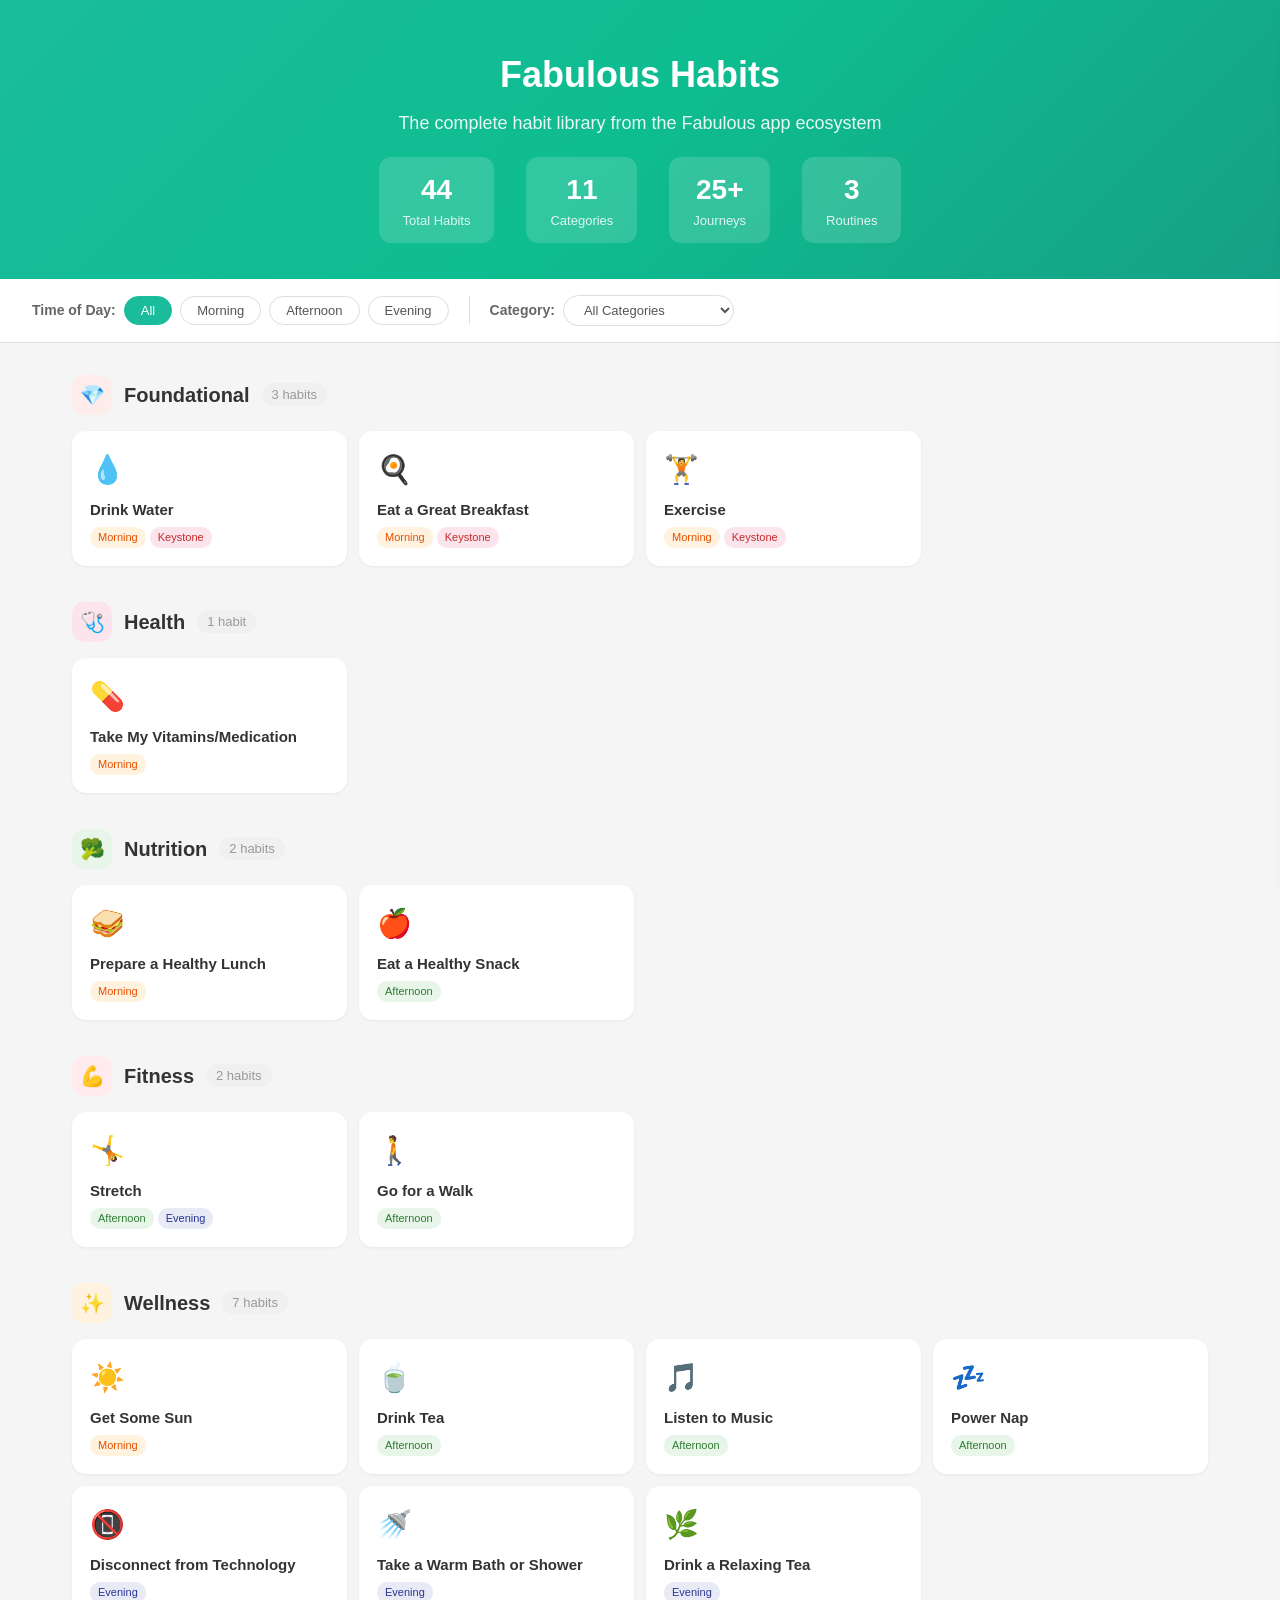
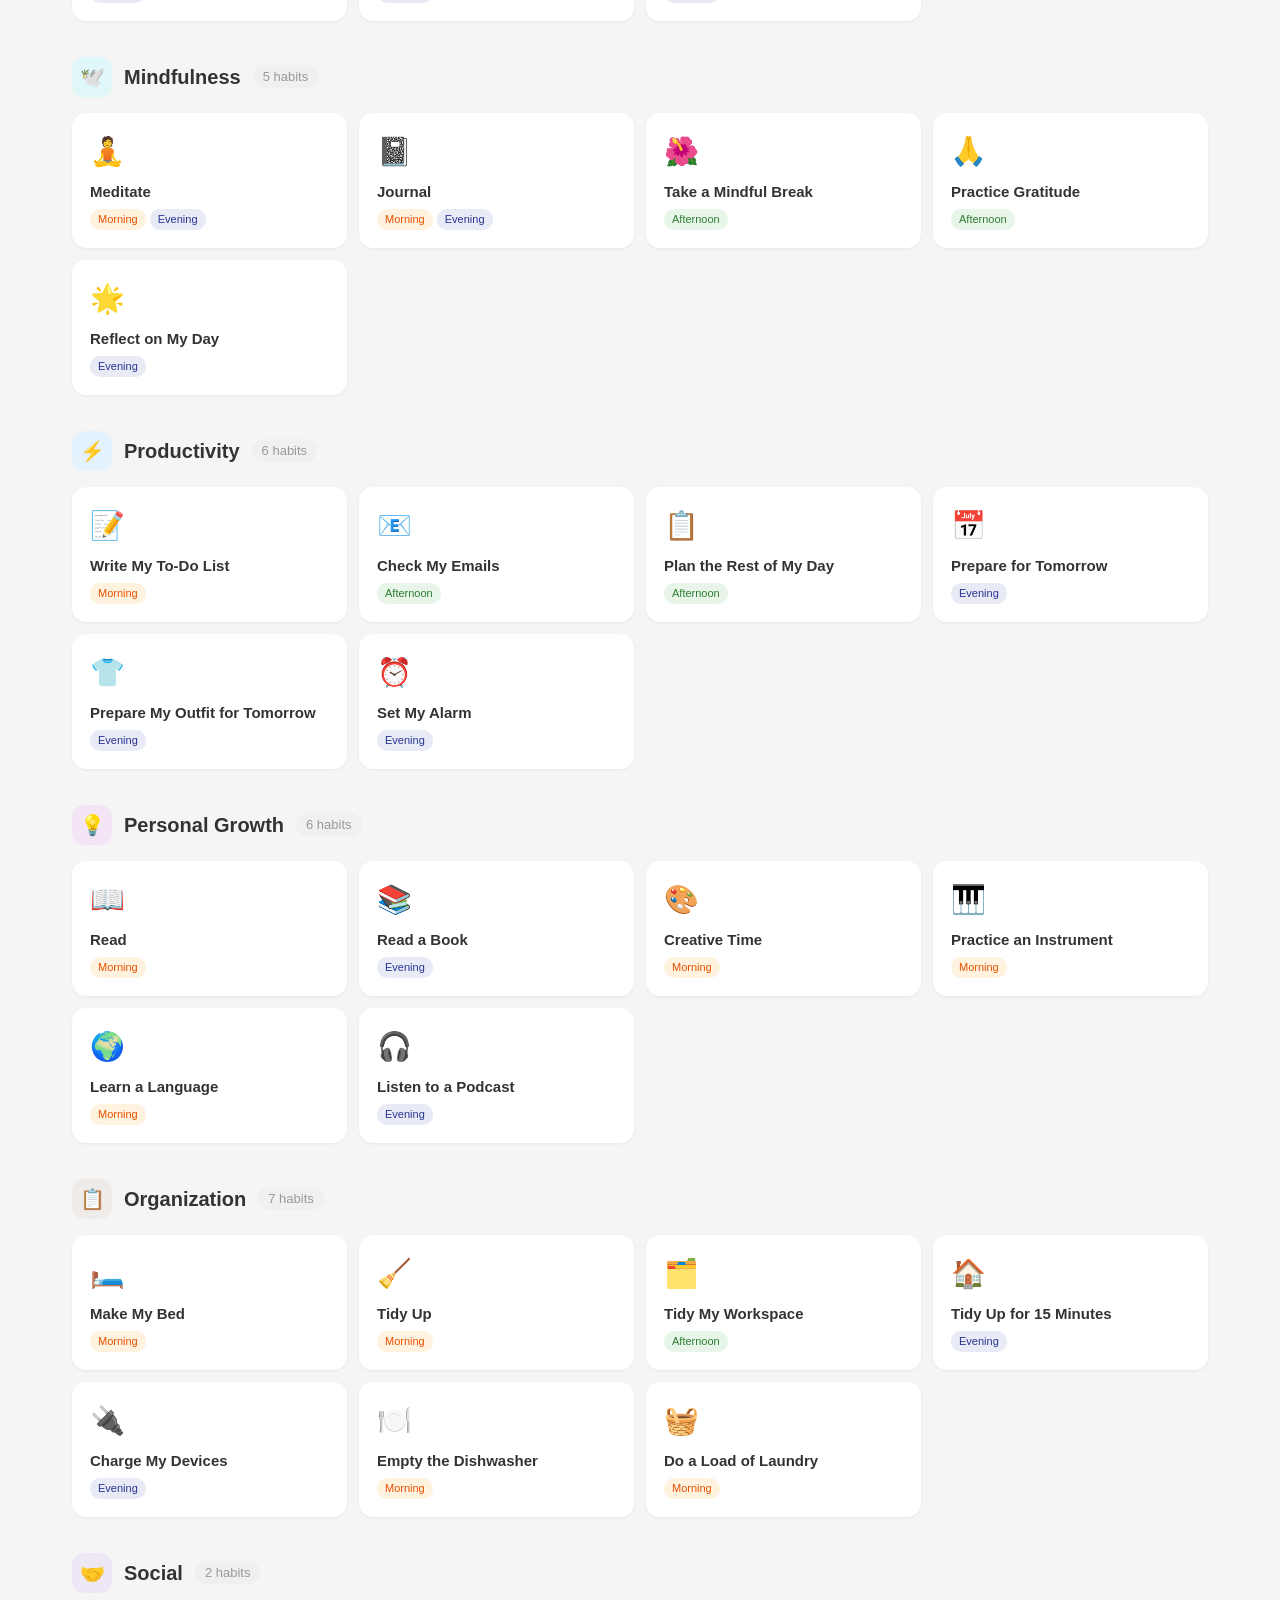
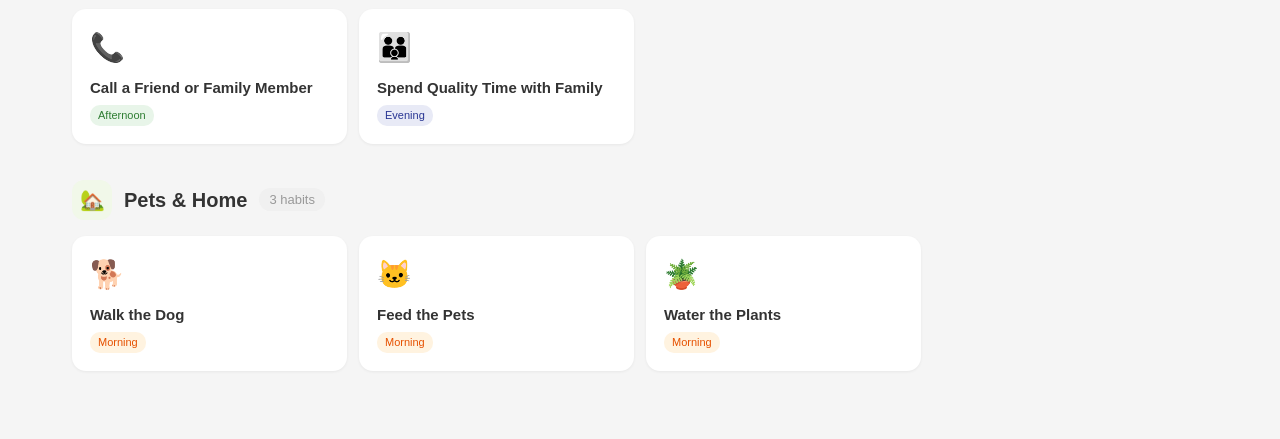
<file: index.html>
<!DOCTYPE html>
<html lang="en">
<head>
<meta charset="UTF-8">
<meta name="viewport" content="width=device-width, initial-scale=1.0">
<title>Fabulous Habits Visualizer</title>
<style>
  *, *::before, *::after { box-sizing: border-box; margin: 0; padding: 0; }

  body {
    font-family: -apple-system, BlinkMacSystemFont, 'Segoe UI', Inter, Roboto, sans-serif;
    background: #F5F5F5;
    color: #333;
    line-height: 1.5;
    overflow-x: hidden;
  }

  /* --- Header --- */
  .header {
    background: linear-gradient(135deg, #1ABC9C 0%, #0EBD8F 50%, #16A085 100%);
    color: white;
    padding: 48px 32px 36px;
    text-align: center;
  }
  .header h1 { font-size: 36px; font-weight: 700; margin-bottom: 8px; }
  .header .subtitle { font-size: 18px; opacity: 0.9; margin-bottom: 20px; }
  .header .stats {
    display: flex; gap: 32px; justify-content: center; flex-wrap: wrap;
  }
  .header .stat {
    background: rgba(255,255,255,0.15); border-radius: 12px; padding: 12px 24px;
  }
  .header .stat-num { font-size: 28px; font-weight: 700; }
  .header .stat-label { font-size: 13px; opacity: 0.85; }

  /* --- Filters --- */
  .filters {
    background: white; padding: 16px 32px; display: flex; gap: 12px;
    align-items: center; flex-wrap: wrap; border-bottom: 1px solid #E0E0E0;
    position: sticky; top: 0; z-index: 10;
  }
  .filters label { font-size: 14px; font-weight: 600; color: #666; }
  .filter-group { display: flex; gap: 8px; align-items: center; }
  .filter-btn {
    border: 1.5px solid #DDD; background: white; border-radius: 20px;
    padding: 6px 16px; font-size: 13px; cursor: pointer; transition: all 0.2s;
    color: #555; font-weight: 500;
  }
  .filter-btn:hover { border-color: #1ABC9C; color: #1ABC9C; }
  .filter-btn.active {
    background: #1ABC9C; border-color: #1ABC9C; color: white;
  }
  .filter-select {
    border: 1.5px solid #DDD; border-radius: 20px; padding: 6px 16px;
    font-size: 13px; background: white; color: #555; cursor: pointer;
    font-weight: 500; appearance: auto;
  }
  .filter-divider { width: 1px; height: 28px; background: #DDD; margin: 0 8px; }

  /* --- Main Grid --- */
  .main { padding: 32px; max-width: 1200px; margin: 0 auto; transition: margin-right 0.35s ease; }
  .main.panel-open { margin-right: 440px; }

  .category-section { margin-bottom: 36px; }
  .category-header {
    display: flex; align-items: center; gap: 12px; margin-bottom: 16px;
  }
  .category-icon {
    width: 40px; height: 40px; border-radius: 12px; display: flex;
    align-items: center; justify-content: center; font-size: 20px;
  }
  .category-name { font-size: 20px; font-weight: 700; color: #333; }
  .category-count {
    font-size: 13px; color: #999; background: #F0F0F0; border-radius: 12px;
    padding: 2px 10px; font-weight: 500;
  }

  .habit-grid {
    display: grid; grid-template-columns: repeat(auto-fill, minmax(220px, 1fr));
    gap: 12px;
  }

  .habit-card {
    background: white; border-radius: 14px; padding: 16px; cursor: pointer;
    border: 2px solid transparent; transition: all 0.2s ease;
    box-shadow: 0 1px 3px rgba(0,0,0,0.06);
  }
  .habit-card:hover {
    border-color: #1ABC9C; box-shadow: 0 4px 12px rgba(26,188,156,0.15);
    transform: translateY(-2px);
  }
  .habit-card.active { border-color: #1ABC9C; background: #F0FBF8; }
  .habit-card .habit-emoji { font-size: 28px; margin-bottom: 8px; }
  .habit-card .habit-name { font-size: 15px; font-weight: 600; color: #333; margin-bottom: 6px; }
  .habit-card .habit-tags { display: flex; gap: 4px; flex-wrap: wrap; }
  .habit-tag {
    font-size: 11px; padding: 2px 8px; border-radius: 10px; font-weight: 500;
  }
  .tag-morning { background: #FFF3E0; color: #E65100; }
  .tag-afternoon { background: #E8F5E9; color: #2E7D32; }
  .tag-evening { background: #E8EAF6; color: #283593; }
  .tag-keystone { background: #FCE4EC; color: #C62828; }

  /* --- Detail Panel --- */
  .panel-overlay {
    display: none; position: fixed; inset: 0; background: rgba(0,0,0,0.3);
    z-index: 50; opacity: 0; transition: opacity 0.3s;
  }
  .panel-overlay.visible { display: block; opacity: 1; }

  .detail-panel {
    position: fixed; top: 0; right: -440px; width: 420px; height: 100vh;
    background: white; z-index: 100; overflow-y: auto;
    transition: right 0.35s cubic-bezier(0.4, 0, 0.2, 1);
    box-shadow: -4px 0 24px rgba(0,0,0,0.1);
  }
  .detail-panel.open { right: 0; }

  .panel-close {
    position: absolute; top: 16px; right: 16px; width: 36px; height: 36px;
    border: none; background: #F0F0F0; border-radius: 50%; cursor: pointer;
    font-size: 18px; display: flex; align-items: center; justify-content: center;
    color: #666; transition: background 0.2s; z-index: 5;
  }
  .panel-close:hover { background: #E0E0E0; }

  .panel-hero {
    padding: 32px 28px 24px; background: linear-gradient(135deg, #1ABC9C, #0EBD8F);
    color: white;
  }
  .panel-hero .panel-emoji { font-size: 48px; margin-bottom: 12px; }
  .panel-hero h2 { font-size: 24px; font-weight: 700; margin-bottom: 6px; }
  .panel-hero .panel-category { font-size: 14px; opacity: 0.85; }

  .panel-summary {
    padding: 20px 28px; background: #F8F9FA; border-bottom: 1px solid #E8E8E8;
    font-size: 15px; color: #444; line-height: 1.6;
  }

  .panel-section { padding: 20px 28px; border-bottom: 1px solid #F0F0F0; }
  .panel-section-title {
    font-size: 12px; font-weight: 700; text-transform: uppercase;
    letter-spacing: 0.8px; color: #999; margin-bottom: 12px;
  }

  .panel-pill-row { display: flex; flex-wrap: wrap; gap: 6px; margin-bottom: 12px; }
  .panel-pill {
    font-size: 12px; padding: 4px 12px; border-radius: 12px;
    background: #F0F0F0; color: #555; font-weight: 500;
  }
  .panel-pill.teal { background: #E0F7F1; color: #0D9B7A; }
  .panel-pill.coral { background: #FDECEA; color: #C0392B; }
  .panel-pill.purple { background: #EDE7F6; color: #5E35B1; }
  .panel-pill.amber { background: #FFF8E1; color: #F57F17; }

  .panel-info-row {
    display: flex; gap: 8px; align-items: flex-start; margin-bottom: 10px;
    font-size: 14px; color: #444;
  }
  .panel-info-icon { width: 20px; text-align: center; flex-shrink: 0; }
  .panel-info-text { flex: 1; }
  .panel-info-label { font-weight: 600; color: #333; }

  .panel-related {
    display: flex; flex-wrap: wrap; gap: 6px;
  }
  .panel-related-chip {
    font-size: 12px; padding: 4px 12px; border-radius: 10px;
    background: #F5F5F5; color: #666; cursor: pointer; border: 1px solid #E8E8E8;
    transition: all 0.2s;
  }
  .panel-related-chip:hover { border-color: #1ABC9C; color: #1ABC9C; }

  /* --- Empty State --- */
  .empty-state {
    text-align: center; padding: 80px 32px; color: #999;
  }
  .empty-state .empty-icon { font-size: 48px; margin-bottom: 16px; }
  .empty-state p { font-size: 16px; }

  /* --- Responsive --- */
  @media (max-width: 768px) {
    .header { padding: 32px 20px 24px; }
    .header h1 { font-size: 28px; }
    .main { padding: 20px; }
    .main.panel-open { margin-right: 0; }
    .detail-panel { width: 100%; right: -100%; }
    .filters { padding: 12px 16px; }
    .habit-grid { grid-template-columns: repeat(auto-fill, minmax(160px, 1fr)); }
  }
</style>
</head>
<body>

<div class="header">
  <h1>Fabulous Habits</h1>
  <p class="subtitle">The complete habit library from the Fabulous app ecosystem</p>
  <div class="stats">
    <div class="stat"><div class="stat-num" id="total-count">0</div><div class="stat-label">Total Habits</div></div>
    <div class="stat"><div class="stat-num" id="category-count">0</div><div class="stat-label">Categories</div></div>
    <div class="stat"><div class="stat-num" id="journey-count">25+</div><div class="stat-label">Journeys</div></div>
    <div class="stat"><div class="stat-num" id="routine-count">3</div><div class="stat-label">Routines</div></div>
  </div>
</div>

<div class="filters">
  <div class="filter-group">
    <label>Time of Day:</label>
    <button class="filter-btn active" data-time="all">All</button>
    <button class="filter-btn" data-time="morning">Morning</button>
    <button class="filter-btn" data-time="afternoon">Afternoon</button>
    <button class="filter-btn" data-time="evening">Evening</button>
  </div>
  <div class="filter-divider"></div>
  <div class="filter-group">
    <label>Category:</label>
    <select class="filter-select" id="category-filter">
      <option value="all">All Categories</option>
    </select>
  </div>
</div>

<div class="main" id="main">
  <div id="habit-grid"></div>
  <div class="empty-state" id="empty-state" style="display:none;">
    <div class="empty-icon">&#x1F50D;</div>
    <p>No habits match your current filters.</p>
  </div>
</div>

<div class="panel-overlay" id="panel-overlay"></div>
<div class="detail-panel" id="detail-panel">
  <button class="panel-close" id="panel-close">&times;</button>
  <div id="panel-content"></div>
</div>

<script>
const HABITS = [
  // === FOUNDATIONAL ===
  {
    name: "Drink Water",
    emoji: "\u{1F4A7}",
    category: "Foundational",
    timeOfDay: ["morning"],
    keystone: true,
    summary: "The very first habit every Fabulous user starts with. Drinking a glass of water upon waking is the keystone habit that anchors the entire morning routine and triggers a cascade of positive behaviors.",
    routines: ["Morning Routine"],
    journeys: ["An Unexpected Journey", "A Fabulous Morning"],
    challenges: [],
    stackingPosition: "Position 1 — The anchor. Always first in the morning routine chain.",
    behavioralScience: "Based on the Keystone Habit concept from Charles Duhigg's research. Starting with a trivially easy habit (30 seconds) applies BJ Fogg's Tiny Habits principle: maximize Ability so Motivation doesn't need to be high. It also serves as the Cue in the Habit Loop for the next stacked habit.",
    relatedHabits: ["Eat a Great Breakfast", "Exercise"],
    makeMeFabulous: null,
    details: "Introduced on Day 1. Takes ~30 seconds. Tip from the app: 'Use a glass or a bottle you love.' The habit detail screen shows full-screen immersive blue underwater art with a 55-second timer."
  },
  {
    name: "Eat a Great Breakfast",
    emoji: "\u{1F373}",
    category: "Foundational",
    timeOfDay: ["morning"],
    keystone: true,
    summary: "The second keystone habit, piggybacked on the hydration cue. Eating a nutritious breakfast builds on the momentum created by drinking water and provides the energy foundation for the day.",
    routines: ["Morning Routine"],
    journeys: ["An Unexpected Journey", "A Fabulous Morning", "Healthy Eating"],
    challenges: ["30-Day Clean Eating Challenge"],
    stackingPosition: "Position 2 — Triggered by completing Drink Water (habit stacking). Introduced Day 4-7.",
    behavioralScience: "Applies Habit Stacking (James Clear's Atomic Habits). The previous habit (Drink Water) acts as the Cue for this Routine. The Reward is the natural satisfaction of eating plus the app's celebration animation.",
    relatedHabits: ["Drink Water", "Exercise", "Take My Vitamins/Medication"],
    makeMeFabulous: null,
    details: "Introduced around Day 4-7 of 'An Unexpected Journey.' Only unlocked after consistent water-drinking. The app provides coaching letters about the science of breakfast and energy."
  },
  {
    name: "Exercise",
    emoji: "\u{1F3CB}\u{FE0F}",
    category: "Foundational",
    timeOfDay: ["morning"],
    keystone: true,
    summary: "The third keystone habit, adding a physical movement component to the morning ritual. Starts with just 5-10 minutes to keep the barrier low.",
    routines: ["Morning Routine"],
    journeys: ["An Unexpected Journey", "Exercising Regularly", "Weight Loss Journey"],
    challenges: ["7-Day Health Challenge", "7-Day 7-Minute Exercise Challenge"],
    stackingPosition: "Position 3 — Follows Eat Breakfast. Introduced Day 8-11.",
    behavioralScience: "Progressive Disclosure: the app waits until water and breakfast are established before introducing exercise. Starts at just 5-10 minutes (Tiny Habits). Physical activity triggers endorphin release, creating a natural Reward in the habit loop.",
    relatedHabits: ["Eat a Great Breakfast", "Stretch", "Go for a Walk"],
    makeMeFabulous: "A 7-Minute Workout (7 min)",
    details: "Introduced Day 8-11. The app offers various exercise types: 7-min workouts, yoga, stretching, 5-min abs. Duration deliberately kept short at first."
  },
  // === HEALTH ===
  {
    name: "Take My Vitamins/Medication",
    emoji: "\u{1F48A}",
    category: "Health",
    timeOfDay: ["morning"],
    keystone: false,
    summary: "A health maintenance habit tied to the morning routine. Taking vitamins or medication at a consistent time improves adherence and builds on the existing morning chain.",
    routines: ["Morning Routine"],
    journeys: ["A Fabulous Morning"],
    challenges: [],
    stackingPosition: "Flexible — typically placed after breakfast in the morning chain.",
    behavioralScience: "Implementation Intentions: linking medication to an existing routine cue (breakfast) dramatically improves compliance. The consistent time creates automatic behavior through repetition.",
    relatedHabits: ["Eat a Great Breakfast", "Drink Water"],
    makeMeFabulous: null,
    details: "Can be added to any routine. Especially useful for users who need to take daily medication or supplements with food."
  },
  // === ORGANIZATION ===
  {
    name: "Make My Bed",
    emoji: "\u{1F6CF}\u{FE0F}",
    category: "Organization",
    timeOfDay: ["morning"],
    keystone: false,
    summary: "A quick organizational habit that creates a sense of order and accomplishment first thing in the morning. Often cited as a keystone habit in its own right.",
    routines: ["Morning Routine"],
    journeys: ["A Fabulous Morning"],
    challenges: ["30-Day Declutter Challenge"],
    stackingPosition: "Early morning — often right after waking and before Drink Water.",
    behavioralScience: "Keystone Habit principle: completing one small organizational task creates a ripple effect of orderliness throughout the day. The visual reward of a made bed provides immediate environmental feedback.",
    relatedHabits: ["Tidy Up", "Tidy My Workspace"],
    makeMeFabulous: null,
    details: "Takes under 2 minutes. Admiral William McRaven famously advocated this habit: 'If you make your bed every morning, you will have accomplished the first task of the day.'"
  },
  {
    name: "Tidy Up",
    emoji: "\u{1F9F9}",
    category: "Organization",
    timeOfDay: ["morning"],
    keystone: false,
    summary: "A brief tidying session to create an organized environment. A clean space reduces cognitive load and supports focus throughout the day.",
    routines: ["Morning Routine"],
    journeys: ["A Fabulous Morning"],
    challenges: ["30-Day Declutter Challenge"],
    stackingPosition: "Flexible morning position.",
    behavioralScience: "Environmental design: a tidy space reduces decision fatigue and provides visual cues for productive behavior. Small organizational wins build momentum (Endowed Progress Effect).",
    relatedHabits: ["Make My Bed", "Tidy My Workspace", "Tidy Up for 15 Minutes"],
    makeMeFabulous: null,
    details: "Keep it short — 5-10 minutes. Focus on high-impact areas like kitchen counter or desk."
  },
  {
    name: "Tidy My Workspace",
    emoji: "\u{1F5C2}\u{FE0F}",
    category: "Organization",
    timeOfDay: ["afternoon"],
    keystone: false,
    summary: "A midday reset that clears your workspace for better focus in the afternoon. Reduces visual clutter that competes for attention.",
    routines: ["Afternoon Routine"],
    journeys: ["Incredible Focus", "Higher Productivity"],
    challenges: ["30-Day Declutter Challenge"],
    stackingPosition: "Midday — typically after a break or lunch.",
    behavioralScience: "Environmental design for focus. Clearing visual distractions supports the Deep Work framework. Acts as a transition ritual between morning and afternoon work modes.",
    relatedHabits: ["Tidy Up", "Make My Bed", "Plan the Rest of My Day"],
    makeMeFabulous: null,
    details: "Quick 2-5 minute activity. Clear desk, close unnecessary tabs, organize immediate priorities."
  },
  {
    name: "Tidy Up for 15 Minutes",
    emoji: "\u{1F3E0}",
    category: "Organization",
    timeOfDay: ["evening"],
    keystone: false,
    summary: "An evening tidying session that prepares the home environment for the next day. A clean space in the evening supports a calm wind-down and easier mornings.",
    routines: ["Evening Routine"],
    journeys: ["A Fabulous Night"],
    challenges: ["30-Day Declutter Challenge"],
    stackingPosition: "Early evening — before the wind-down activities begin.",
    behavioralScience: "Time-boxed tasks (15 minutes) prevent perfectionism and overwhelm. The clean environment acts as an environmental cue for relaxation and sleep preparation.",
    relatedHabits: ["Tidy Up", "Prepare for Tomorrow"],
    makeMeFabulous: null,
    details: "Fixed at 15 minutes to keep it manageable. Focus on shared spaces and tomorrow's essentials."
  },
  {
    name: "Charge My Devices",
    emoji: "\u{1F50C}",
    category: "Organization",
    timeOfDay: ["evening"],
    keystone: false,
    summary: "A practical evening habit that ensures devices are ready for the next day while also creating a physical separation from screens before sleep.",
    routines: ["Evening Routine"],
    journeys: ["A Fabulous Night", "Better Sleep"],
    challenges: [],
    stackingPosition: "Evening — pairs naturally with Disconnect from Technology.",
    behavioralScience: "Implementation Intention: placing devices on a charger in another room removes the Cue for late-night screen use. Doubles as a practical task and a digital wellness mechanism.",
    relatedHabits: ["Disconnect from Technology", "Set My Alarm"],
    makeMeFabulous: null,
    details: "Best practice: charge devices outside the bedroom to eliminate the temptation of nighttime scrolling."
  },
  {
    name: "Empty the Dishwasher",
    emoji: "\u{1F37D}\u{FE0F}",
    category: "Organization",
    timeOfDay: ["morning"],
    keystone: false,
    summary: "A quick household task that maintains kitchen order and creates a clean starting point for the day's meals.",
    routines: ["Morning Routine"],
    journeys: [],
    challenges: ["30-Day Declutter Challenge"],
    stackingPosition: "Flexible morning — pairs with breakfast preparation.",
    behavioralScience: "Small completion tasks build momentum through the Endowed Progress Effect. Maintaining an organized kitchen supports the Healthy Eating habit ecosystem.",
    relatedHabits: ["Tidy Up", "Prepare a Healthy Lunch"],
    makeMeFabulous: null,
    details: "Quick 5-minute task. Easily pairs with waiting for the kettle to boil or breakfast to cook."
  },
  {
    name: "Do a Load of Laundry",
    emoji: "\u{1F9FA}",
    category: "Organization",
    timeOfDay: ["morning"],
    keystone: false,
    summary: "Starting a load of laundry in the morning means it's done by afternoon. A maintenance habit that prevents weekend overwhelm.",
    routines: ["Morning Routine"],
    journeys: [],
    challenges: ["30-Day Declutter Challenge"],
    stackingPosition: "Flexible morning — low-effort, set-and-forget task.",
    behavioralScience: "Reducing future friction: handling chores in small daily increments prevents the buildup that leads to decision fatigue and overwhelm on weekends.",
    relatedHabits: ["Tidy Up", "Prepare My Outfit for Tomorrow"],
    makeMeFabulous: null,
    details: "Takes just 2 minutes to start. The 'set and forget' nature makes it easy to stack with other morning habits."
  },
  // === NUTRITION ===
  {
    name: "Prepare a Healthy Lunch",
    emoji: "\u{1F96A}",
    category: "Nutrition",
    timeOfDay: ["morning"],
    keystone: false,
    summary: "Preparing lunch in the morning removes the midday decision of what to eat, reducing the likelihood of unhealthy convenience choices.",
    routines: ["Morning Routine"],
    journeys: ["Healthy Eating", "Weight Loss Journey"],
    challenges: ["30-Day Clean Eating Challenge"],
    stackingPosition: "After breakfast — when you're already in the kitchen.",
    behavioralScience: "Implementation Intentions: pre-deciding what to eat eliminates the decision fatigue that leads to poor choices. Also applies Environmental Design by having healthy food readily available.",
    relatedHabits: ["Eat a Great Breakfast", "Eat a Healthy Snack"],
    makeMeFabulous: null,
    details: "Can be meal prep or simple assembly. The key is making the decision in the morning when willpower is highest."
  },
  {
    name: "Eat a Healthy Snack",
    emoji: "\u{1F34E}",
    category: "Nutrition",
    timeOfDay: ["afternoon"],
    keystone: false,
    summary: "A planned healthy snack in the afternoon maintains energy levels and prevents the blood sugar crash that leads to poor food choices later.",
    routines: ["Afternoon Routine"],
    journeys: ["Healthy Eating", "Weight Loss Journey"],
    challenges: ["30-Day Clean Eating Challenge", "14-Day Quit the Sugar Addiction Challenge"],
    stackingPosition: "Mid-afternoon — between lunch and dinner, around 3-4 PM.",
    behavioralScience: "Pre-commitment: planning snacks in advance removes the in-the-moment decision. Maintains stable blood sugar, which supports self-regulation and willpower for the rest of the day.",
    relatedHabits: ["Prepare a Healthy Lunch", "Eat a Great Breakfast", "Drink Tea"],
    makeMeFabulous: null,
    details: "Keep it simple: fruit, nuts, yogurt. Having healthy snacks pre-prepared removes the decision point entirely."
  },
  // === WELLNESS ===
  {
    name: "Get Some Sun",
    emoji: "\u{2600}\u{FE0F}",
    category: "Wellness",
    timeOfDay: ["morning"],
    keystone: false,
    summary: "Morning sunlight exposure regulates the circadian rhythm, boosts mood, and increases vitamin D production. Even 10-15 minutes makes a significant difference.",
    routines: ["Morning Routine"],
    journeys: ["A Fabulous Morning", "Better Sleep"],
    challenges: [],
    stackingPosition: "Early morning — ideally within the first hour of waking.",
    behavioralScience: "Circadian science: morning light exposure is the strongest signal to reset the body clock. Andrew Huberman's research shows it improves sleep quality 14-16 hours later. Acts as a natural energy booster (replacing caffeine dependency).",
    relatedHabits: ["Exercise", "Go for a Walk"],
    makeMeFabulous: "A Mindful Walk (15 min)",
    details: "Aim for 10-15 minutes of direct sunlight (not through a window). Combine with a morning walk for maximum benefit."
  },
  {
    name: "Drink Tea",
    emoji: "\u{1F375}",
    category: "Wellness",
    timeOfDay: ["afternoon"],
    keystone: false,
    summary: "An afternoon tea ritual serves as a mindful pause in the day. The ritual of preparation creates a natural break from work and the warmth promotes relaxation.",
    routines: ["Afternoon Routine"],
    journeys: ["Mindful Living", "A Life Well-Balanced"],
    challenges: [],
    stackingPosition: "Mid-afternoon — pairs naturally with Take a Mindful Break.",
    behavioralScience: "Ritual behavior: the preparation process creates a transition cue between work modes. L-theanine in tea promotes calm alertness without the jitters of coffee. The consistent ritual builds automatic behavior.",
    relatedHabits: ["Take a Mindful Break", "Drink a Relaxing Tea", "Drink Water"],
    makeMeFabulous: null,
    details: "Green tea, herbal tea, or any preferred variety. The ritual matters more than the specific tea."
  },
  {
    name: "Listen to Music",
    emoji: "\u{1F3B5}",
    category: "Wellness",
    timeOfDay: ["afternoon"],
    keystone: false,
    summary: "A short music listening session in the afternoon can reset mood, reduce stress, and boost creative thinking. Acts as an emotional regulation tool.",
    routines: ["Afternoon Routine"],
    journeys: ["A Life Well-Balanced"],
    challenges: [],
    stackingPosition: "Flexible afternoon — works as a break activity.",
    behavioralScience: "Music activates the brain's reward system (dopamine release). Listening to familiar, enjoyable music reduces cortisol. Can serve as an energy reset or transition cue between tasks.",
    relatedHabits: ["Take a Mindful Break", "Power Nap"],
    makeMeFabulous: null,
    details: "Even 5-10 minutes of intentional listening (not background music) can shift mood and energy."
  },
  {
    name: "Power Nap",
    emoji: "\u{1F4A4}",
    category: "Wellness",
    timeOfDay: ["afternoon"],
    keystone: false,
    summary: "A short 10-20 minute nap in the early afternoon restores alertness, enhances performance, and reduces mistakes. NASA research shows a 26-minute nap improves performance by 34%.",
    routines: ["Afternoon Routine"],
    journeys: ["Better Sleep", "Higher Productivity"],
    challenges: [],
    stackingPosition: "Early afternoon — ideally between 1-3 PM, aligned with the natural circadian dip.",
    behavioralScience: "Chronobiology: the post-lunch dip in alertness is a natural circadian phenomenon. A short nap works with (not against) the body's natural rhythm. Keeps it under 20 minutes to avoid sleep inertia.",
    relatedHabits: ["Get Some Sun", "Disconnect from Technology"],
    makeMeFabulous: "A Power Nap (20 min)",
    details: "Set a timer for 20 minutes. The app's 'Make Me Fabulous' feature includes a guided power nap activity."
  },
  {
    name: "Disconnect from Technology",
    emoji: "\u{1F4F5}",
    category: "Wellness",
    timeOfDay: ["evening"],
    keystone: false,
    summary: "Turning off screens 30-60 minutes before bed reduces blue light exposure and mental stimulation, both of which interfere with sleep onset and quality.",
    routines: ["Evening Routine"],
    journeys: ["A Fabulous Night", "Better Sleep", "Life Well Balanced"],
    challenges: ["30-Day Life Well-Balanced Challenge"],
    stackingPosition: "Early evening — the transition point into the wind-down routine.",
    behavioralScience: "Environmental Design: removing the device removes the Cue for scrolling. Blue light suppresses melatonin production by up to 50%. Creating a tech-free zone leverages Commitment Devices (the decision is made once, not every night).",
    relatedHabits: ["Charge My Devices", "Read a Book", "Take a Warm Bath or Shower"],
    makeMeFabulous: null,
    details: "The app's Deep Work Room / App Block feature can help enforce this digitally. Combine with charging devices in another room."
  },
  {
    name: "Take a Warm Bath or Shower",
    emoji: "\u{1F6BF}",
    category: "Wellness",
    timeOfDay: ["evening"],
    keystone: false,
    summary: "A warm bath or shower 1-2 hours before bed triggers a drop in core body temperature afterward, which is a natural signal for sleep onset.",
    routines: ["Evening Routine"],
    journeys: ["A Fabulous Night", "Better Sleep"],
    challenges: [],
    stackingPosition: "Mid-evening — after disconnecting from technology, before reading/meditation.",
    behavioralScience: "Thermoregulation science: the post-bath cooling effect mimics the natural temperature drop that signals the body to sleep. Research shows it can reduce sleep onset time by 10+ minutes. Also serves as a transition ritual separating 'awake time' from 'sleep time.'",
    relatedHabits: ["Disconnect from Technology", "Meditate", "Read a Book"],
    makeMeFabulous: null,
    details: "Water temperature of around 104-108F (40-42C) is optimal. Even a warm shower works if a bath isn't possible."
  },
  {
    name: "Drink a Relaxing Tea",
    emoji: "\u{1F33F}",
    category: "Wellness",
    timeOfDay: ["evening"],
    keystone: false,
    summary: "An evening herbal tea (chamomile, valerian, lavender) promotes relaxation and serves as a consistent ritual that signals the body it's time to wind down.",
    routines: ["Evening Routine"],
    journeys: ["A Fabulous Night", "Better Sleep"],
    challenges: [],
    stackingPosition: "Evening wind-down — pairs with reading or reflection.",
    behavioralScience: "Ritual behavior: the preparation and consumption create a consistent pre-sleep cue. Chamomile contains apigenin, which binds to GABA receptors and promotes calm. The warmth and ritual are as important as the chemical effects.",
    relatedHabits: ["Drink Tea", "Read a Book", "Disconnect from Technology"],
    makeMeFabulous: null,
    details: "Caffeine-free herbal teas only. The ritual of preparation is part of the habit — slow, deliberate, mindful."
  },
  // === PERSONAL GROWTH ===
  {
    name: "Read",
    emoji: "\u{1F4D6}",
    category: "Personal Growth",
    timeOfDay: ["morning"],
    keystone: false,
    summary: "Morning reading builds knowledge and sets a reflective, growth-oriented tone for the day. Even 10-15 minutes of focused reading compounds significantly over time.",
    routines: ["Morning Routine"],
    journeys: ["A Fabulous Morning", "My Unexpected Journey"],
    challenges: [],
    stackingPosition: "Later morning — after core keystone habits are established.",
    behavioralScience: "Identity-Based Habits: 'I am someone who reads every day' creates a self-reinforcing identity loop. Compound effect: 15 minutes/day = ~20 books/year. Morning reading leverages peak cognitive resources.",
    relatedHabits: ["Read a Book", "Journal", "Creative Time"],
    makeMeFabulous: null,
    details: "Keep a book by your morning spot. Physical books reduce the temptation to check notifications."
  },
  {
    name: "Read a Book",
    emoji: "\u{1F4DA}",
    category: "Personal Growth",
    timeOfDay: ["evening"],
    keystone: false,
    summary: "Evening reading replaces screen time and serves as a natural wind-down activity. Reading fiction before bed can reduce stress by up to 68% (University of Sussex study).",
    routines: ["Evening Routine"],
    journeys: ["A Fabulous Night", "Better Sleep"],
    challenges: [],
    stackingPosition: "Late evening — after disconnecting from technology, before sleep.",
    behavioralScience: "Habit Substitution: replaces the screen-scrolling habit with a healthier alternative that uses the same Cue (lying in bed / relaxing). Reading fiction activates narrative transportation, which reduces stress and promotes sleep readiness.",
    relatedHabits: ["Read", "Disconnect from Technology", "Reflect on My Day"],
    makeMeFabulous: null,
    details: "Part of 'A Fabulous Night' journey. Physical books preferred. The habit detail screen shows this is introduced early in the evening routine journey."
  },
  {
    name: "Creative Time",
    emoji: "\u{1F3A8}",
    category: "Personal Growth",
    timeOfDay: ["morning"],
    keystone: false,
    summary: "Dedicated creative time in the morning leverages peak cognitive energy for generative thinking. Whether writing, drawing, or building — creativity thrives with consistency.",
    routines: ["Morning Routine"],
    journeys: ["My Unexpected Journey"],
    challenges: [],
    stackingPosition: "Flexible morning — after core habits, during peak cognitive hours.",
    behavioralScience: "Circadian alignment: creative and analytical thinking peak in the morning for most chronotypes. Scheduling creative work as a habit removes the 'when should I do this?' decision. Consistent creative practice builds the identity of 'I am a creative person.'",
    relatedHabits: ["Read", "Journal", "Practice an Instrument"],
    makeMeFabulous: "A Creative Escape (15 min)",
    details: "The 'Make Me Fabulous' section offers a 15-minute 'Creative Escape' guided activity."
  },
  {
    name: "Practice an Instrument",
    emoji: "\u{1F3B9}",
    category: "Personal Growth",
    timeOfDay: ["morning"],
    keystone: false,
    summary: "Daily instrument practice builds musical skill through consistent repetition. Even 15-20 minutes daily is more effective than sporadic longer sessions.",
    routines: ["Morning Routine"],
    journeys: [],
    challenges: [],
    stackingPosition: "Flexible morning — after core habits.",
    behavioralScience: "Deliberate Practice: short, consistent sessions with focused attention produce faster skill acquisition than marathon sessions. The habit loop (same time, same place) removes decision friction.",
    relatedHabits: ["Creative Time", "Learn a Language"],
    makeMeFabulous: null,
    details: "15-20 minutes recommended. Consistency matters more than duration for skill development."
  },
  {
    name: "Learn a Language",
    emoji: "\u{1F30D}",
    category: "Personal Growth",
    timeOfDay: ["morning"],
    keystone: false,
    summary: "Daily language practice leverages the morning's fresh cognitive capacity. Spaced repetition through daily habit produces better retention than weekly cram sessions.",
    routines: ["Morning Routine"],
    journeys: [],
    challenges: [],
    stackingPosition: "Flexible morning — after core habits.",
    behavioralScience: "Spaced Repetition: daily exposure is the most effective strategy for language acquisition. Habit stacking with an existing morning routine removes the friction of 'finding time to study.'",
    relatedHabits: ["Read", "Creative Time", "Practice an Instrument"],
    makeMeFabulous: null,
    details: "10-15 minutes daily. Pairs well with apps like Duolingo or Anki for vocabulary."
  },
  {
    name: "Listen to a Podcast",
    emoji: "\u{1F3A7}",
    category: "Personal Growth",
    timeOfDay: ["evening"],
    keystone: false,
    summary: "An evening podcast can be educational and relaxing — a screen-free alternative to TV that keeps the mind engaged without blue light exposure.",
    routines: ["Evening Routine"],
    journeys: [],
    challenges: [],
    stackingPosition: "Evening — alternative to Read a Book, pairs with evening routine tasks.",
    behavioralScience: "Habit Substitution: replaces passive screen consumption with active audio learning. Screen-free nature supports the evening wind-down. Can be combined with other evening tasks (tidying, stretching).",
    relatedHabits: ["Read a Book", "Disconnect from Technology", "Listen to Music"],
    makeMeFabulous: null,
    details: "Choose calming or educational content. Avoid stimulating or anxiety-inducing topics close to bedtime."
  },
  // === PRODUCTIVITY ===
  {
    name: "Write My To-Do List",
    emoji: "\u{1F4DD}",
    category: "Productivity",
    timeOfDay: ["morning"],
    keystone: false,
    summary: "Writing a to-do list each morning externalizes tasks from working memory, reduces anxiety about forgetting things, and creates a clear action plan for the day.",
    routines: ["Morning Routine"],
    journeys: ["An Unexpected Journey", "Incredible Focus", "Higher Productivity"],
    challenges: ["Log your Time Challenge"],
    stackingPosition: "Position 4-5 — After physical habits (water, breakfast, exercise). Introduced around Day 12-14 as 'Plan Your Day.'",
    behavioralScience: "The Zeigarnik Effect: unfinished tasks occupy mental bandwidth. Writing them down provides cognitive closure. Implementation Intentions: specifying exactly what you'll do reduces decision fatigue throughout the day.",
    relatedHabits: ["Plan the Rest of My Day", "Prepare for Tomorrow", "Check My Emails"],
    makeMeFabulous: "A Blistering Focus Session (2 hr Deep Work)",
    details: "The fourth keystone habit in 'An Unexpected Journey.' Introduced as 'Plan Your Day & Celebrate' around Day 12-14. Keep the list to 3-5 priority items."
  },
  {
    name: "Check My Emails",
    emoji: "\u{1F4E7}",
    category: "Productivity",
    timeOfDay: ["afternoon"],
    keystone: false,
    summary: "Batching email checks to specific times (rather than constant monitoring) protects deep work time and reduces the reactive mode that fragments attention.",
    routines: ["Afternoon Routine"],
    journeys: ["Incredible Focus", "Higher Productivity"],
    challenges: [],
    stackingPosition: "Afternoon — after focused morning work blocks.",
    behavioralScience: "Attention Management: constant email checking creates a reactive work mode. Batching emails applies the Deep Work principle of protecting cognitive resources. Scheduled checks reduce the variable reward pattern of inbox monitoring.",
    relatedHabits: ["Write My To-Do List", "Plan the Rest of My Day", "Tidy My Workspace"],
    makeMeFabulous: null,
    details: "Check 2-3 times per day at set times rather than continuously. Turn off email notifications during focus blocks."
  },
  {
    name: "Plan the Rest of My Day",
    emoji: "\u{1F4CB}",
    category: "Productivity",
    timeOfDay: ["afternoon"],
    keystone: false,
    summary: "A midday planning reset reassesses priorities based on the morning's progress. Adjust the afternoon plan to focus on what matters most with remaining energy.",
    routines: ["Afternoon Routine"],
    journeys: ["Higher Productivity", "Self-Discipline Made Simple"],
    challenges: ["Log your Time Challenge"],
    stackingPosition: "Early afternoon — after lunch, before the afternoon work block.",
    behavioralScience: "Implementation Intentions: re-specifying afternoon goals after lunch prevents the common 'afternoon drift' where productivity drops. Acts as a second activation energy point in the day.",
    relatedHabits: ["Write My To-Do List", "Check My Emails", "Prepare for Tomorrow"],
    makeMeFabulous: null,
    details: "Take 5 minutes to review morning progress and set 2-3 afternoon priorities. Adjust based on energy levels."
  },
  {
    name: "Prepare for Tomorrow",
    emoji: "\u{1F4C5}",
    category: "Productivity",
    timeOfDay: ["evening"],
    keystone: false,
    summary: "Evening preparation reduces morning friction and decision fatigue. Reviewing tomorrow's calendar, setting out materials, and writing a brief plan creates a 'running start' for the next day.",
    routines: ["Evening Routine"],
    journeys: ["Higher Productivity", "A Fabulous Night"],
    challenges: [],
    stackingPosition: "Early evening — first productivity task in the evening routine.",
    behavioralScience: "Reduces activation energy for the next morning. The Zeigarnik Effect works positively here: knowing tomorrow is planned allows the brain to 'close open loops' and relax. Environmental Design: setting out materials creates visual cues for morning behavior.",
    relatedHabits: ["Write My To-Do List", "Prepare My Outfit for Tomorrow", "Set My Alarm"],
    makeMeFabulous: null,
    details: "Review calendar, set out workout clothes, prep breakfast ingredients. 5-10 minutes of evening prep saves 20+ minutes of morning friction."
  },
  {
    name: "Prepare My Outfit for Tomorrow",
    emoji: "\u{1F455}",
    category: "Productivity",
    timeOfDay: ["evening"],
    keystone: false,
    summary: "Choosing tomorrow's outfit the night before eliminates a morning decision point. Part of the broader 'reduce morning friction' strategy.",
    routines: ["Evening Routine"],
    journeys: ["A Fabulous Night"],
    challenges: [],
    stackingPosition: "Evening — pairs with Prepare for Tomorrow.",
    behavioralScience: "Decision Fatigue reduction: eliminating even small decisions preserves willpower for important choices. Steve Jobs and Barack Obama famously used this strategy. Environmental Design: visible outfit serves as a morning cue.",
    relatedHabits: ["Prepare for Tomorrow", "Tidy Up for 15 Minutes"],
    makeMeFabulous: null,
    details: "Lay out complete outfit including accessories. Consider weather and schedule when choosing."
  },
  {
    name: "Set My Alarm",
    emoji: "\u{23F0}",
    category: "Productivity",
    timeOfDay: ["evening"],
    keystone: false,
    summary: "Setting an alarm at a consistent time each night reinforces a stable sleep-wake schedule. The ritual marks the official start of the sleep wind-down.",
    routines: ["Evening Routine"],
    journeys: ["A Fabulous Night", "Better Sleep"],
    challenges: [],
    stackingPosition: "Late evening — one of the last tasks before sleep.",
    behavioralScience: "Consistent wake times are the single most important factor in circadian rhythm regulation. Setting the alarm serves as a Commitment Device for the morning routine. The act itself signals to the brain that the day is ending.",
    relatedHabits: ["Charge My Devices", "Disconnect from Technology"],
    makeMeFabulous: null,
    details: "Set for the same time every day (including weekends if possible). The consistency matters more than the specific time."
  },
  // === MINDFULNESS ===
  {
    name: "Meditate",
    emoji: "\u{1F9D8}",
    category: "Mindfulness",
    timeOfDay: ["morning", "evening"],
    keystone: false,
    summary: "Meditation builds the skill of focused attention and emotional regulation. Fabulous starts with just 2 minutes and gradually increases, making it accessible to complete beginners.",
    routines: ["Morning Routine", "Evening Routine"],
    journeys: ["Meditation Practice", "Mindful Living", "A Fabulous Night", "Anxiety Arrival"],
    challenges: [],
    stackingPosition: "Morning: Position 4-5 (after physical habits). Evening: late, before sleep.",
    behavioralScience: "Tiny Habits applied to meditation: starting at 2 minutes removes the intimidation barrier. Progressive Disclosure: duration increases only after consistency is established. Research shows even brief daily meditation changes brain structure within 8 weeks (Harvard/MGH study).",
    relatedHabits: ["Journal", "Practice Gratitude", "Reflect on My Day"],
    makeMeFabulous: "A Guided Meditation (5-15 min)",
    details: "Appears in both morning and evening routines. The app offers guided meditation audio as part of its premium content. 'Make Me Fabulous' includes a guided meditation activity."
  },
  {
    name: "Journal",
    emoji: "\u{1F4D3}",
    category: "Mindfulness",
    timeOfDay: ["morning", "evening"],
    keystone: false,
    summary: "Journaling externalizes thoughts and emotions, creating clarity and self-awareness. Morning journaling sets intentions; evening journaling processes the day.",
    routines: ["Morning Routine", "Evening Routine"],
    journeys: ["Mindful Living", "Self-Love Journey", "Coping with Sadness"],
    challenges: [],
    stackingPosition: "Morning: after meditation. Evening: during wind-down.",
    behavioralScience: "Expressive writing research (James Pennebaker): journaling about thoughts and feelings improves emotional processing and reduces stress. The act of writing creates cognitive distance from rumination. Morning pages (Julia Cameron) boost creativity and clarity.",
    relatedHabits: ["Meditate", "Practice Gratitude", "Reflect on My Day"],
    makeMeFabulous: "A Moment of Reflection (5 min)",
    details: "The app provides structured journaling prompts and a built-in journal feature on the home screen. Both free-form and prompted formats are supported."
  },
  {
    name: "Take a Mindful Break",
    emoji: "\u{1F33A}",
    category: "Mindfulness",
    timeOfDay: ["afternoon"],
    keystone: false,
    summary: "A deliberate pause in the afternoon to step back from task-mode and reconnect with present-moment awareness. Even 2-5 minutes of mindful breathing resets the stress response.",
    routines: ["Afternoon Routine"],
    journeys: ["Mindful Living", "A Life Well-Balanced"],
    challenges: [],
    stackingPosition: "Mid-afternoon — between work blocks.",
    behavioralScience: "Ultradian Rhythms: the brain naturally cycles between focused and diffuse modes every 90-120 minutes. A mindful break aligns with these natural cycles, preventing burnout and maintaining sustained performance.",
    relatedHabits: ["Meditate", "Drink Tea", "Stretch"],
    makeMeFabulous: "A Breathing Exercise (3-5 min)",
    details: "2-5 minute break. Can be a breathing exercise, body scan, or simply sitting quietly with awareness. The app's 'Make Me Fabulous' includes guided breathing exercises."
  },
  {
    name: "Practice Gratitude",
    emoji: "\u{1F64F}",
    category: "Mindfulness",
    timeOfDay: ["afternoon"],
    keystone: false,
    summary: "Pausing to acknowledge what you're grateful for rewires the brain's negativity bias. Gratitude practice is one of the most researched positive psychology interventions.",
    routines: ["Afternoon Routine"],
    journeys: ["Self-Love Journey", "Mindful Living", "A Fabulous Night"],
    challenges: ["Love Yourself Challenge"],
    stackingPosition: "Afternoon — works as a midday reset, or can be part of the evening routine.",
    behavioralScience: "Positive Psychology research (Martin Seligman, Robert Emmons): regular gratitude practice increases happiness by 25%, improves sleep quality, and strengthens immune function. Neuroplasticity: consistent practice literally rewires neural pathways toward positivity.",
    relatedHabits: ["Journal", "Reflect on My Day", "Meditate"],
    makeMeFabulous: null,
    details: "Write 3 things you're grateful for. The app includes gratitude journaling prompts and reflections as micro-modules."
  },
  {
    name: "Reflect on My Day",
    emoji: "\u{1F31F}",
    category: "Mindfulness",
    timeOfDay: ["evening"],
    keystone: false,
    summary: "An evening reflection practice reviews what went well, what was challenging, and what can be improved. Creates a learning loop that compounds personal growth over time.",
    routines: ["Evening Routine"],
    journeys: ["Mindful Living", "Self-Love Journey", "The Art of Stoic Living"],
    challenges: [],
    stackingPosition: "Late evening — one of the last mindfulness activities before sleep.",
    behavioralScience: "Metacognition: reflecting on behavior is how implicit learning becomes explicit knowledge. Stoic philosophy's 'evening review' (Seneca, Marcus Aurelius) is a 2000-year-old practice. Creates a Feedback Loop that improves decision-making over time.",
    relatedHabits: ["Journal", "Practice Gratitude", "Meditate"],
    makeMeFabulous: "A Moment of Reflection (5 min)",
    details: "The app includes structured reflection prompts. Can be written (journal) or mental. Takes 5-10 minutes."
  },
  // === FITNESS ===
  {
    name: "Stretch",
    emoji: "\u{1F938}",
    category: "Fitness",
    timeOfDay: ["afternoon", "evening"],
    keystone: false,
    summary: "Regular stretching improves flexibility, reduces muscle tension from sitting, and serves as a physical reset. Afternoon stretching combats the sedentary work pattern; evening stretching aids sleep.",
    routines: ["Afternoon Routine", "Evening Routine"],
    journeys: ["Exercising Regularly", "A Fabulous Night"],
    challenges: ["7-Day Health Challenge"],
    stackingPosition: "Afternoon: break activity. Evening: part of physical wind-down.",
    behavioralScience: "Body-Mind connection: physical release triggers parasympathetic nervous system activation. In the afternoon, it breaks the sedentary pattern. In the evening, it transitions the body from alert to rest mode.",
    relatedHabits: ["Exercise", "Go for a Walk", "Take a Warm Bath or Shower"],
    makeMeFabulous: "A Full Body Stretch (10 min)",
    details: "5-10 minutes. The app offers guided stretching as a 'Make Me Fabulous' activity (10-minute Full Body Stretch). Also available as an afternoon yoga session."
  },
  {
    name: "Go for a Walk",
    emoji: "\u{1F6B6}",
    category: "Fitness",
    timeOfDay: ["afternoon"],
    keystone: false,
    summary: "An afternoon walk provides light exercise, fresh air, and a change of scenery that boosts creative thinking. Walking meetings are increasingly recognized as productivity tools.",
    routines: ["Afternoon Routine"],
    journeys: ["Exercising Regularly", "A Life Well-Balanced"],
    challenges: ["7-Day Health Challenge"],
    stackingPosition: "Afternoon — break activity, pairs with Get Some Sun.",
    behavioralScience: "Stanford research shows walking increases creative output by 60%. The combination of light exercise + nature exposure + rhythm creates an ideal state for diffuse thinking. Also provides the movement the body craves after sedentary morning work.",
    relatedHabits: ["Exercise", "Get Some Sun", "Stretch"],
    makeMeFabulous: "A Mindful Walk (15 min)",
    details: "15-30 minutes. The 'Make Me Fabulous' section includes a 15-minute Mindful Walk guided activity."
  },
  // === SOCIAL ===
  {
    name: "Call a Friend or Family Member",
    emoji: "\u{1F4DE}",
    category: "Social",
    timeOfDay: ["afternoon"],
    keystone: false,
    summary: "A brief social connection call maintains relationships and provides emotional nourishment. Human connection is one of the strongest predictors of well-being and longevity.",
    routines: ["Afternoon Routine"],
    journeys: ["A Life Well-Balanced", "Self-Love Journey"],
    challenges: ["Love Yourself Challenge"],
    stackingPosition: "Afternoon — flexible, works as a break activity.",
    behavioralScience: "Harvard's 80-year Grant Study found that relationships are the #1 predictor of health and happiness. Even brief social connections trigger oxytocin release. Scheduling the call as a habit ensures relationships don't get neglected during busy periods.",
    relatedHabits: ["Spend Quality Time with Family"],
    makeMeFabulous: null,
    details: "Even a 5-minute call makes a difference. The habit is about maintaining connection, not call duration."
  },
  {
    name: "Spend Quality Time with Family",
    emoji: "\u{1F46A}",
    category: "Social",
    timeOfDay: ["evening"],
    keystone: false,
    summary: "Dedicated, device-free family time in the evening strengthens bonds and models healthy relationship behavior. This is intentional connection time, not passive co-existing.",
    routines: ["Evening Routine"],
    journeys: ["A Life Well-Balanced"],
    challenges: [],
    stackingPosition: "Evening — after work tasks, before personal wind-down.",
    behavioralScience: "Presence over quantity: research shows that the quality of attention during family time matters more than duration. Disconnecting from devices (Commitment Device) during this time creates genuine connection. Models healthy behavior for children.",
    relatedHabits: ["Call a Friend or Family Member", "Disconnect from Technology"],
    makeMeFabulous: null,
    details: "30-60 minutes of device-free engagement. Can include shared meals, games, conversation, or activities."
  },
  // === PETS & HOME ===
  {
    name: "Walk the Dog",
    emoji: "\u{1F415}",
    category: "Pets & Home",
    timeOfDay: ["morning"],
    keystone: false,
    summary: "Dog walking combines pet care with physical activity, outdoor exposure, and routine structure. Pets naturally create accountability for consistent habits.",
    routines: ["Morning Routine"],
    journeys: [],
    challenges: [],
    stackingPosition: "Morning — often one of the first activities, provides exercise + sunlight.",
    behavioralScience: "External accountability: the dog creates a non-negotiable Cue that can't be snoozed. Combines multiple benefits (exercise, sunlight, fresh air) into a single habit. Pet ownership itself is linked to lower stress and better cardiovascular health.",
    relatedHabits: ["Exercise", "Get Some Sun", "Feed the Pets"],
    makeMeFabulous: null,
    details: "Doubles as exercise and sunlight exposure. The dog provides built-in accountability — they don't accept excuses!"
  },
  {
    name: "Feed the Pets",
    emoji: "\u{1F431}",
    category: "Pets & Home",
    timeOfDay: ["morning"],
    keystone: false,
    summary: "Consistent pet feeding times support pet health and create a reliable morning routine anchor. Caring for another being builds responsibility and routine adherence.",
    routines: ["Morning Routine"],
    journeys: [],
    challenges: [],
    stackingPosition: "Early morning — one of the first activities.",
    behavioralScience: "External accountability: pet needs create non-negotiable routine anchors. The caregiving act itself triggers oxytocin release. Consistent feeding times benefit both pet health and owner routine stability.",
    relatedHabits: ["Walk the Dog", "Water the Plants"],
    makeMeFabulous: null,
    details: "Consistent timing supports pet digestive health and creates a reliable morning anchor."
  },
  {
    name: "Water the Plants",
    emoji: "\u{1FAB4}",
    category: "Pets & Home",
    timeOfDay: ["morning"],
    keystone: false,
    summary: "Plant care is a meditative, nurturing habit that connects you to living things and creates a visually pleasant environment. Watching plants grow provides a tangible marker of consistent care.",
    routines: ["Morning Routine"],
    journeys: [],
    challenges: [],
    stackingPosition: "Flexible morning — low-effort nurturing task.",
    behavioralScience: "Biophilia hypothesis: humans have an innate connection to living things. Plant care provides visible feedback (growth) that reinforces the habit. The nurturing act supports well-being and creates a calming morning moment.",
    relatedHabits: ["Feed the Pets", "Get Some Sun"],
    makeMeFabulous: null,
    details: "Quick check of indoor plants. Combine with your morning sunlight exposure by placing plants near windows."
  }
];

// Category config
const CATEGORIES = {
  "Foundational": { emoji: "\u{1F48E}", color: "#E74C3C", bg: "#FDECEA" },
  "Health": { emoji: "\u{1FA7A}", color: "#E91E63", bg: "#FCE4EC" },
  "Organization": { emoji: "\u{1F4CB}", color: "#795548", bg: "#EFEBE9" },
  "Nutrition": { emoji: "\u{1F966}", color: "#4CAF50", bg: "#E8F5E9" },
  "Wellness": { emoji: "\u{2728}", color: "#FF9800", bg: "#FFF3E0" },
  "Personal Growth": { emoji: "\u{1F4A1}", color: "#9C27B0", bg: "#F3E5F5" },
  "Productivity": { emoji: "\u{26A1}", color: "#2196F3", bg: "#E3F2FD" },
  "Mindfulness": { emoji: "\u{1F54A}\u{FE0F}", color: "#00BCD4", bg: "#E0F7FA" },
  "Fitness": { emoji: "\u{1F4AA}", color: "#F44336", bg: "#FFEBEE" },
  "Social": { emoji: "\u{1F91D}", color: "#673AB7", bg: "#EDE7F6" },
  "Pets & Home": { emoji: "\u{1F3E1}", color: "#8BC34A", bg: "#F1F8E9" }
};

const CATEGORY_ORDER = [
  "Foundational", "Health", "Nutrition", "Fitness", "Wellness",
  "Mindfulness", "Productivity", "Personal Growth", "Organization",
  "Social", "Pets & Home"
];

// State
let activeTimeFilter = "all";
let activeCategoryFilter = "all";
let activeHabit = null;

// Init
function init() {
  document.getElementById("total-count").textContent = HABITS.length;
  document.getElementById("category-count").textContent = CATEGORY_ORDER.length;

  // Populate category filter
  const select = document.getElementById("category-filter");
  CATEGORY_ORDER.forEach(cat => {
    const opt = document.createElement("option");
    opt.value = cat;
    opt.textContent = `${CATEGORIES[cat].emoji} ${cat}`;
    select.appendChild(opt);
  });

  // Wire filters
  document.querySelectorAll(".filter-btn[data-time]").forEach(btn => {
    btn.addEventListener("click", () => {
      document.querySelectorAll(".filter-btn[data-time]").forEach(b => b.classList.remove("active"));
      btn.classList.add("active");
      activeTimeFilter = btn.dataset.time;
      render();
    });
  });

  select.addEventListener("change", () => {
    activeCategoryFilter = select.value;
    render();
  });

  // Panel close
  document.getElementById("panel-close").addEventListener("click", closePanel);
  document.getElementById("panel-overlay").addEventListener("click", closePanel);

  render();
}

function getFilteredHabits() {
  return HABITS.filter(h => {
    if (activeTimeFilter !== "all" && !h.timeOfDay.includes(activeTimeFilter)) return false;
    if (activeCategoryFilter !== "all" && h.category !== activeCategoryFilter) return false;
    return true;
  });
}

function render() {
  const filtered = getFilteredHabits();
  const container = document.getElementById("habit-grid");
  const empty = document.getElementById("empty-state");

  if (filtered.length === 0) {
    container.innerHTML = "";
    empty.style.display = "block";
    return;
  }
  empty.style.display = "none";

  // Group by category
  const grouped = {};
  CATEGORY_ORDER.forEach(cat => { grouped[cat] = []; });
  filtered.forEach(h => {
    if (!grouped[h.category]) grouped[h.category] = [];
    grouped[h.category].push(h);
  });

  let html = "";
  CATEGORY_ORDER.forEach(cat => {
    const habits = grouped[cat];
    if (!habits || habits.length === 0) return;
    const cfg = CATEGORIES[cat];

    html += `<div class="category-section">
      <div class="category-header">
        <div class="category-icon" style="background:${cfg.bg};color:${cfg.color}">${cfg.emoji}</div>
        <span class="category-name">${cat}</span>
        <span class="category-count">${habits.length} habit${habits.length > 1 ? 's' : ''}</span>
      </div>
      <div class="habit-grid">`;

    habits.forEach(h => {
      const isActive = activeHabit && activeHabit.name === h.name;
      const tags = h.timeOfDay.map(t => `<span class="habit-tag tag-${t}">${t.charAt(0).toUpperCase() + t.slice(1)}</span>`).join("");
      const keystoneTag = h.keystone ? `<span class="habit-tag tag-keystone">Keystone</span>` : "";

      html += `<div class="habit-card ${isActive ? 'active' : ''}" data-habit="${h.name}" onclick="openPanel('${h.name.replace(/'/g, "\\'")}')">
        <div class="habit-emoji">${h.emoji}</div>
        <div class="habit-name">${h.name}</div>
        <div class="habit-tags">${tags}${keystoneTag}</div>
      </div>`;
    });

    html += `</div></div>`;
  });

  container.innerHTML = html;
}

function openPanel(habitName) {
  const h = HABITS.find(x => x.name === habitName);
  if (!h) return;
  activeHabit = h;

  const cfg = CATEGORIES[h.category];
  const timeTags = h.timeOfDay.map(t => `<span class="panel-pill teal">${t.charAt(0).toUpperCase() + t.slice(1)}</span>`).join("");
  const journeyPills = h.journeys.map(j => `<span class="panel-pill purple">${j}</span>`).join("");
  const challengePills = h.challenges.map(c => `<span class="panel-pill amber">${c}</span>`).join("");
  const relatedChips = h.relatedHabits.map(r => `<span class="panel-related-chip" onclick="openPanel('${r.replace(/'/g, "\\'")}')">${r}</span>`).join("");

  let html = `
    <div class="panel-hero" style="background: linear-gradient(135deg, ${cfg.color}, ${cfg.color}dd)">
      <div class="panel-emoji">${h.emoji}</div>
      <h2>${h.name}</h2>
      <div class="panel-category">${cfg.emoji} ${h.category}${h.keystone ? ' \u00B7 Keystone Habit' : ''}</div>
    </div>

    <div class="panel-summary">${h.summary}</div>

    <div class="panel-section">
      <div class="panel-section-title">Component Outline</div>

      <div class="panel-info-row">
        <div class="panel-info-icon">\u{1F552}</div>
        <div class="panel-info-text"><span class="panel-info-label">Time of Day:</span> ${timeTags}</div>
      </div>

      <div class="panel-info-row">
        <div class="panel-info-icon">\u{1F3E0}</div>
        <div class="panel-info-text"><span class="panel-info-label">Routines:</span> ${h.routines.join(", ")}</div>
      </div>

      <div class="panel-info-row">
        <div class="panel-info-icon">\u{1F4CD}</div>
        <div class="panel-info-text"><span class="panel-info-label">Stacking Position:</span> ${h.stackingPosition}</div>
      </div>

      ${h.journeys.length > 0 ? `<div class="panel-info-row">
        <div class="panel-info-icon">\u{1F5FA}\u{FE0F}</div>
        <div class="panel-info-text"><span class="panel-info-label">Journeys:</span><br><div class="panel-pill-row" style="margin-top:4px">${journeyPills}</div></div>
      </div>` : ''}

      ${h.challenges.length > 0 ? `<div class="panel-info-row">
        <div class="panel-info-icon">\u{1F3AF}</div>
        <div class="panel-info-text"><span class="panel-info-label">Challenges:</span><br><div class="panel-pill-row" style="margin-top:4px">${challengePills}</div></div>
      </div>` : ''}

      ${h.makeMeFabulous ? `<div class="panel-info-row">
        <div class="panel-info-icon">\u{2728}</div>
        <div class="panel-info-text"><span class="panel-info-label">Make Me Fabulous:</span> ${h.makeMeFabulous}</div>
      </div>` : ''}
    </div>

    <div class="panel-section">
      <div class="panel-section-title">Behavioral Science</div>
      <p style="font-size:14px;color:#444;line-height:1.7">${h.behavioralScience}</p>
    </div>

    <div class="panel-section">
      <div class="panel-section-title">Details</div>
      <p style="font-size:14px;color:#444;line-height:1.7">${h.details}</p>
    </div>

    ${h.relatedHabits.length > 0 ? `<div class="panel-section">
      <div class="panel-section-title">Related Habits</div>
      <div class="panel-related">${relatedChips}</div>
    </div>` : ''}
  `;

  document.getElementById("panel-content").innerHTML = html;
  document.getElementById("detail-panel").classList.add("open");
  document.getElementById("panel-overlay").classList.add("visible");
  document.getElementById("main").classList.add("panel-open");

  // Scroll panel to top
  document.getElementById("detail-panel").scrollTop = 0;

  render(); // re-render to highlight active card
}

function closePanel() {
  document.getElementById("detail-panel").classList.remove("open");
  document.getElementById("panel-overlay").classList.remove("visible");
  document.getElementById("main").classList.remove("panel-open");
  activeHabit = null;
  render();
}

// Keyboard support
document.addEventListener("keydown", e => {
  if (e.key === "Escape") closePanel();
});

init();
</script>
</body>
</html>
</file>
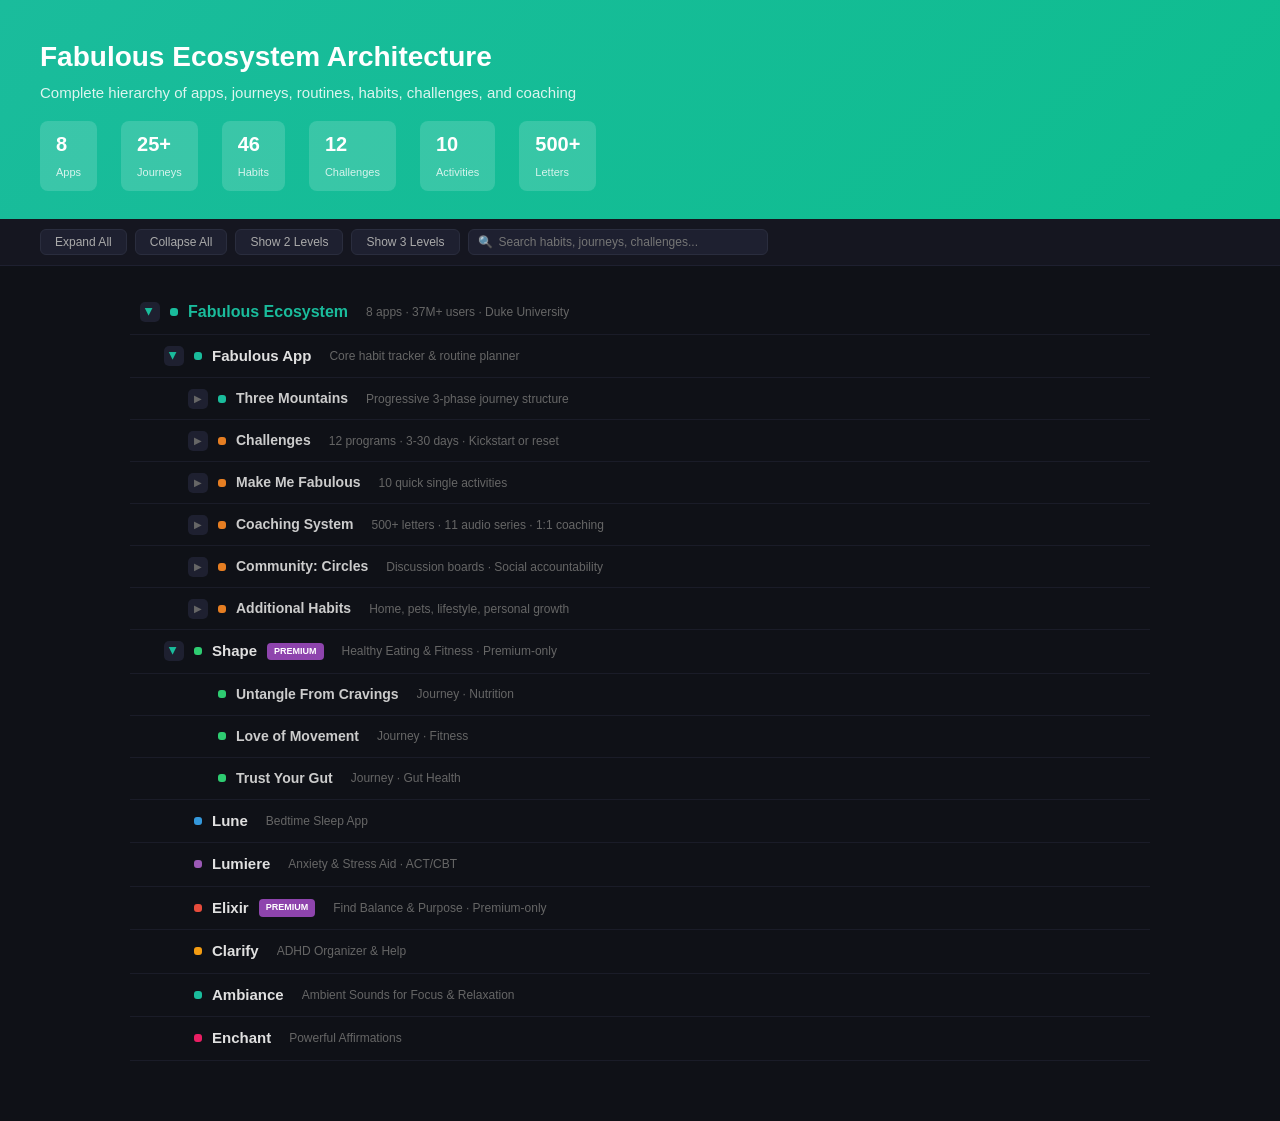
<file: architecture.html>
<!DOCTYPE html>
<html lang="en">
<head>
<meta charset="UTF-8">
<meta name="viewport" content="width=device-width, initial-scale=1.0">
<title>Fabulous Ecosystem Architecture</title>
<style>
  *, *::before, *::after { box-sizing: border-box; margin: 0; padding: 0; }
  body {
    font-family: -apple-system, BlinkMacSystemFont, 'Segoe UI', Inter, sans-serif;
    background: #0F1117; color: #D0D0D0; line-height: 1.5;
    padding: 0; margin: 0;
  }

  .header {
    background: linear-gradient(135deg, #1ABC9C 0%, #0EBD8F 100%);
    padding: 36px 40px 28px; color: white;
  }
  .header h1 { font-size: 28px; font-weight: 700; margin-bottom: 4px; }
  .header p { font-size: 15px; opacity: 0.85; }
  .header-stats { display: flex; gap: 24px; margin-top: 16px; flex-wrap: wrap; }
  .header-stat {
    background: rgba(255,255,255,0.15); border-radius: 8px; padding: 8px 16px;
  }
  .header-stat strong { font-size: 20px; display: block; }
  .header-stat span { font-size: 11px; opacity: 0.8; }

  .controls {
    background: #151620; border-bottom: 1px solid #1E2030;
    padding: 10px 40px; display: flex; gap: 8px; align-items: center;
    position: sticky; top: 0; z-index: 50;
  }
  .ctrl-btn {
    background: #1E2030; border: 1px solid #2A2D3E; color: #AAA;
    border-radius: 6px; padding: 5px 14px; font-size: 12px; cursor: pointer;
    font-weight: 500; transition: all 0.15s;
  }
  .ctrl-btn:hover { background: #2A2D3E; color: #FFF; }

  .content { padding: 24px 40px 60px; max-width: 1100px; margin: 0 auto; }

  /* --- Table --- */
  table { width: 100%; border-collapse: collapse; }

  .row {
    border-bottom: 1px solid #1A1C28;
    transition: background 0.15s;
  }
  .row:hover { background: rgba(26,188,156,0.04); }

  .row td { padding: 0; vertical-align: middle; }

  .row-main {
    display: flex; align-items: center; gap: 10px;
    padding: 10px 0; cursor: pointer; user-select: none;
  }

  .indent { flex-shrink: 0; }

  .toggle {
    width: 20px; height: 20px; border-radius: 5px; border: none;
    background: #1E2030; color: #666; font-size: 10px;
    display: flex; align-items: center; justify-content: center;
    cursor: pointer; transition: all 0.15s; flex-shrink: 0;
  }
  .toggle:hover { background: #2A2D3E; color: #1ABC9C; }
  .toggle.expanded { color: #1ABC9C; transform: rotate(90deg); }
  .toggle.hidden { visibility: hidden; }

  .color-dot {
    width: 8px; height: 8px; border-radius: 3px; flex-shrink: 0;
  }

  .node-name {
    font-size: 14px; font-weight: 600; color: #E0E0E0;
    white-space: nowrap; overflow: hidden; text-overflow: ellipsis;
  }
  .node-meta {
    font-size: 12px; color: #666; margin-left: 8px;
    white-space: nowrap; overflow: hidden; text-overflow: ellipsis;
    flex-shrink: 1; min-width: 0;
  }

  .badge {
    font-size: 9px; padding: 2px 7px; border-radius: 4px;
    font-weight: 700; flex-shrink: 0; text-transform: uppercase;
  }
  .badge-keystone { background: #E74C3C; color: #FFF; }
  .badge-free { background: #27AE60; color: #FFF; }
  .badge-premium { background: #8E44AD; color: #FFF; }

  .row-detail {
    overflow: hidden; max-height: 0; opacity: 0;
    transition: max-height 0.3s ease, opacity 0.2s ease, padding 0.3s ease;
    padding: 0 0 0 0;
  }
  .row-detail.open {
    max-height: 500px; opacity: 1; padding: 0 0 12px 0;
  }
  .detail-content {
    margin-left: 58px; padding: 10px 16px;
    background: #151620; border-radius: 8px; border: 1px solid #1E2030;
    font-size: 13px; color: #AAA; line-height: 1.6; max-width: 700px;
  }

  /* Depth-based styling */
  .depth-0 .node-name { font-size: 16px; color: #1ABC9C; font-weight: 700; }
  .depth-1 .node-name { font-size: 15px; color: #E0E0E0; }
  .depth-2 .node-name { font-size: 14px; color: #CCC; }
  .depth-3 .node-name { font-size: 13px; color: #BBB; }
  .depth-4 .node-name { font-size: 13px; color: #AAA; }
  .depth-5 .node-name { font-size: 12px; color: #999; }

  /* Search */
  .search-wrap {
    flex: 1; max-width: 300px; position: relative;
  }
  .search-input {
    width: 100%; background: #1E2030; border: 1px solid #2A2D3E;
    border-radius: 6px; padding: 5px 12px 5px 30px; font-size: 12px;
    color: #CCC; outline: none;
  }
  .search-input:focus { border-color: #1ABC9C; }
  .search-icon {
    position: absolute; left: 10px; top: 50%; transform: translateY(-50%);
    color: #555; font-size: 12px; pointer-events: none;
  }

  .highlight { background: rgba(26,188,156,0.25); border-radius: 2px; padding: 0 2px; }
  .row.search-hidden { display: none; }
</style>
</head>
<body>

<div class="header">
  <h1>Fabulous Ecosystem Architecture</h1>
  <p>Complete hierarchy of apps, journeys, routines, habits, challenges, and coaching</p>
  <div class="header-stats">
    <div class="header-stat"><strong>8</strong><span>Apps</span></div>
    <div class="header-stat"><strong>25+</strong><span>Journeys</span></div>
    <div class="header-stat"><strong>46</strong><span>Habits</span></div>
    <div class="header-stat"><strong>12</strong><span>Challenges</span></div>
    <div class="header-stat"><strong>10</strong><span>Activities</span></div>
    <div class="header-stat"><strong>500+</strong><span>Letters</span></div>
  </div>
</div>

<div class="controls">
  <button class="ctrl-btn" onclick="expandAll()">Expand All</button>
  <button class="ctrl-btn" onclick="collapseAll()">Collapse All</button>
  <button class="ctrl-btn" onclick="expandToDepth(2)">Show 2 Levels</button>
  <button class="ctrl-btn" onclick="expandToDepth(3)">Show 3 Levels</button>
  <div class="search-wrap">
    <span class="search-icon">&#x1F50D;</span>
    <input class="search-input" id="search" type="text" placeholder="Search habits, journeys, challenges...">
  </div>
</div>

<div class="content">
  <table><tbody id="tbody"></tbody></table>
</div>

<script>
const TREE = {
  n: "Fabulous Ecosystem", m: "8 apps \u00B7 37M+ users \u00B7 Duke University", c: "#1ABC9C",
  t: "The complete Fabulous wellness app ecosystem, built on behavioral science from Duke University's Center for Advanced Hindsight. Includes 8 apps, 25+ journeys, 46 habits, and 500+ coaching letters.",
  ch: [
    {
      n: "Fabulous App", m: "Core habit tracker & routine planner", c: "#1ABC9C",
      t: "The flagship app. 4.6\u2605 iOS (75K reviews), 10M+ downloads, $39.99/yr premium. Google Material Design Award 2016.",
      ch: [
        {
          n: "Three Mountains", m: "Progressive 3-phase journey structure", c: "#1ABC9C",
          t: "Journeys organized into Foundation \u2192 Expansion \u2192 Mastery. Users progress sequentially through mountains.",
          ch: [
            {
              n: "Mountain 1: The Foundation", m: "Core foundational habits", c: "#1ABC9C", badge: "free",
              t: "Establishes core habits for a structured life. ALL users start here regardless of goals.",
              ch: [
                {
                  n: "An Unexpected Journey", m: "~14 days \u00B7 Free \u00B7 Mandatory first journey", c: "#F39C12",
                  t: "The mandatory starting journey. Introduces 4 keystone habits over ~14 days using habit stacking. Cannot be skipped. Rule: 1 new habit every 3-5 days.",
                  ch: [
                    {
                      n: "Morning Routine", m: "4 keystone habits \u00B7 Habit stacking chain", c: "#E67E22",
                      t: "The canonical morning ritual. Each habit uses the previous as its cue. Result: 4-5 habits \u2192 20-30 min routine.",
                      ch: [
                        { n: "\u{1F4A7} Drink Water", m: "Day 1-3 \u00B7 30 sec", c: "#E74C3C", badge: "keystone", t: "The very first habit. Trivially easy (30 sec) to maximize success. BJ Fogg's Tiny Habits: maximize Ability so Motivation doesn't need to be high. Tip: 'Use a glass or bottle you love.' Full-screen underwater art on habit screen." },
                        { n: "\u{1F373} Eat a Great Breakfast", m: "Day 4-7", c: "#E74C3C", badge: "keystone", t: "Piggybacked on hydration cue via habit stacking (James Clear). Only unlocked after consistent water-drinking. Coaching letters explain the science of breakfast and energy." },
                        { n: "\u{1F3CB}\u{FE0F} Exercise", m: "Day 8-11 \u00B7 5-10 min", c: "#E74C3C", badge: "keystone", t: "Starts at 5-10 min (Tiny Habits). Progressive Disclosure: only introduced after breakfast is established. Triggers endorphin reward. Various types: 7-min workouts, yoga, stretching." },
                        { n: "\u{1F4DD} Plan Your Day & Celebrate", m: "Day 12-14", c: "#E74C3C", badge: "keystone", t: "Final keystone. Zeigarnik Effect: writing tasks provides cognitive closure. 'Celebrate' = self-affirmation mechanic unique to Fabulous." },
                      ]
                    },
                    { n: "\u{1F4E8} Coaching Letters", m: "3-4 per journey \u00B7 Science + narrative + commitment", c: "#95A5A6", t: "Warm conversational letters: habit science lesson \u2192 motivational story \u2192 weekly commitment \u2192 habit introduction. 500+ total across all journeys." }
                  ]
                },
                {
                  n: "A Fabulous Morning", m: "Multi-week \u00B7 Energizing morning routine", c: "#F39C12",
                  t: "Extends the morning routine beyond keystone habits. Introduces organizational and wellness habits.",
                  ch: [
                    { n: "\u{1F6CF}\u{FE0F} Make My Bed", m: "Organization", c: "#795548", t: "Keystone habit ripple effect. Admiral McRaven: 'accomplish the first task of the day.' Under 2 minutes." },
                    { n: "\u{2600}\u{FE0F} Get Some Sun", m: "Wellness \u00B7 10-15 min", c: "#FF9800", t: "Resets circadian rhythm. Huberman: improves sleep 14-16 hours later. Natural energy booster replacing caffeine." },
                    { n: "\u{1F48A} Take My Vitamins", m: "Health", c: "#E91E63", t: "Implementation Intentions: linking medication to breakfast dramatically improves compliance." },
                    { n: "\u{1F4D6} Read", m: "Personal Growth \u00B7 10-15 min", c: "#9C27B0", t: "Identity-Based Habit: 'I am someone who reads.' 15 min/day = ~20 books/year. Peak morning cognition." },
                  ]
                },
                {
                  n: "A Fabulous Night", m: "~14 days \u00B7 Evening routine for sleep", c: "#F39C12",
                  t: "Develops a relaxing evening routine for better sleep. Introduces wind-down habits one at a time.",
                  ch: [
                    { n: "\u{1F4F5} Disconnect from Technology", m: "30-60 min before bed", c: "#FF9800", t: "Blue light suppresses melatonin by up to 50%. Removing devices removes Cue for scrolling. Deep Work Room / App Block enforces digitally." },
                    { n: "\u{1F4DA} Read a Book", m: "Personal Growth", c: "#9C27B0", t: "Sussex study: reading fiction reduces stress by 68%. Replaces screen habit via Habit Substitution." },
                    { n: "\u{1F6BF} Warm Bath or Shower", m: "Wellness", c: "#FF9800", t: "Post-bath cooling mimics natural sleep-onset temperature drop. Reduces sleep onset by 10+ min. Transition ritual." },
                    { n: "\u{1F9D8} Meditate", m: "Mindfulness \u00B7 Starts at 2 min", c: "#00BCD4", t: "Tiny Habits: starts at 2 min. Harvard/MGH: changes brain structure in 8 weeks. Duration increases after consistency." },
                    { n: "\u{1F64F} Gratitude Journaling", m: "Mindfulness", c: "#00BCD4", t: "Positive Psychology (Seligman, Emmons): increases happiness 25%, improves sleep, strengthens immunity. Write 3 things." },
                    { n: "\u{1F33F} Relaxing Tea", m: "Wellness", c: "#FF9800", t: "Chamomile: apigenin binds GABA receptors. The ritual signals wind-down. Caffeine-free only." },
                    { n: "\u{23F0} Set My Alarm", m: "Productivity", c: "#2196F3", t: "Consistent wake time = #1 circadian regulation factor. Commitment Device for morning routine." },
                  ]
                }
              ]
            },
            {
              n: "Mountain 2: The Expansion", m: "Growth, health, and productivity", c: "#3498DB",
              t: "Builds on the foundation with personal growth, health, and productivity journeys.",
              ch: [
                {
                  n: "Incredible Focus", m: "Productivity \u00B7 Concentration & deep work", c: "#F39C12",
                  t: "Improves concentration through Deep Work principles and environmental design.",
                  ch: [
                    { n: "\u{1F4DD} Write My To-Do List", m: "Productivity", c: "#2196F3", t: "Zeigarnik Effect: unfinished tasks occupy mental bandwidth. Writing provides cognitive closure. Keep to 3-5 priorities." },
                    { n: "\u{1F5C2}\u{FE0F} Tidy My Workspace", m: "Organization", c: "#795548", t: "Environmental design for focus. Clears visual distractions for Deep Work. 2-5 min reset." },
                    { n: "\u{1F9E0} Deep Work Blocks", m: "Focus timer \u00B7 Pomodoro-style", c: "#2196F3", t: "Pomodoro-style deep work sessions. App Block feature enforces focus by blocking distracting apps." },
                  ]
                },
                {
                  n: "Higher Productivity", m: "Advanced productivity techniques", c: "#F39C12",
                  t: "Advanced techniques and habits for maximizing output and reducing friction.",
                  ch: [
                    { n: "\u{1F4CB} Plan the Rest of My Day", m: "Afternoon \u00B7 Midday reset", c: "#2196F3", t: "Prevents 'afternoon drift.' Second activation energy point. 5 min to set 2-3 afternoon priorities." },
                    { n: "\u{1F4E7} Check My Emails", m: "Afternoon \u00B7 Batched 2-3x/day", c: "#2196F3", t: "Batching protects deep work time. Breaks variable reward pattern of constant inbox monitoring." },
                    { n: "\u{1F4C5} Prepare for Tomorrow", m: "Evening", c: "#2196F3", t: "Closes open loops (Zeigarnik). 5-10 min of evening prep saves 20+ minutes of morning friction." },
                    { n: "\u{1F4A4} Power Nap", m: "Afternoon \u00B7 10-20 min", c: "#FF9800", t: "NASA: 26-min nap improves performance 34%. Aligned with circadian dip (1-3 PM). Under 20 min avoids inertia." },
                  ]
                },
                {
                  n: "Exercising Regularly", m: "Fitness \u00B7 Consistent exercise habit", c: "#F39C12",
                  t: "Builds a consistent and enjoyable exercise habit through gradual progression.",
                  ch: [
                    { n: "\u{1F3CB}\u{FE0F} Exercise", m: "Morning \u00B7 Foundation keystone", c: "#F44336", t: "Foundation keystone habit. Starts small at 5-10 min, builds up gradually." },
                    { n: "\u{1F938} Stretch", m: "Afternoon + Evening", c: "#F44336", t: "Parasympathetic activation. Afternoon: breaks sedentary pattern. Evening: transitions to rest mode." },
                    { n: "\u{1F6B6} Go for a Walk", m: "Afternoon \u00B7 15-30 min", c: "#F44336", t: "Stanford: walking increases creative output 60%. Exercise + nature + rhythm for diffuse thinking." },
                  ]
                },
                {
                  n: "Healthy Eating", m: "Nutrition \u00B7 Sustainable habits", c: "#F39C12",
                  t: "Builds sustainable eating habits through planning and mindfulness.",
                  ch: [
                    { n: "\u{1F96A} Prepare a Healthy Lunch", m: "Morning prep", c: "#4CAF50", t: "Pre-deciding eliminates decision fatigue. Environmental Design: have healthy food ready." },
                    { n: "\u{1F34E} Eat a Healthy Snack", m: "Afternoon \u00B7 3-4 PM", c: "#4CAF50", t: "Pre-commitment removes in-the-moment decisions. Maintains blood sugar for willpower." },
                  ]
                },
                { n: "Self-Discipline Made Simple", m: "Productivity \u00B7 Focus & anti-procrastination", c: "#F39C12", t: "Builds mental and behavioral habits of self-discipline to reduce procrastination." },
                { n: "Better Sleep", m: "Health & Wellness \u00B7 Evidence-based", c: "#F39C12", t: "Deep dive into sleep quality improvement through evidence-based habits." },
                {
                  n: "A Life Well-Balanced", m: "Mindset \u00B7 Work-life balance", c: "#F39C12",
                  t: "Balance between work, life, and self-care. Includes digital wellness and social connection.",
                  ch: [
                    { n: "\u{1F4DE} Call a Friend or Family", m: "Social \u00B7 Afternoon", c: "#673AB7", t: "Harvard Grant Study (80 years): relationships = #1 predictor of health/happiness. Even 5-min calls trigger oxytocin." },
                    { n: "\u{1F46A} Quality Family Time", m: "Social \u00B7 Evening", c: "#673AB7", t: "Device-free engagement. Presence > quantity. 30-60 min of genuine connection." },
                    { n: "\u{1F3B5} Listen to Music", m: "Wellness \u00B7 Afternoon", c: "#FF9800", t: "Dopamine release. Familiar music reduces cortisol. 5-10 min intentional listening." },
                    { n: "\u{1F375} Drink Tea", m: "Wellness \u00B7 Afternoon", c: "#FF9800", t: "Ritual transition cue. L-theanine: calm alertness without coffee jitters." },
                  ]
                },
                { n: "Meditation Practice", m: "Mindfulness \u00B7 Deepen meditation", c: "#F39C12", t: "Introduces and deepens the practice of meditation for stress reduction and clarity." },
                { n: "Weight Loss Journey", m: "Health & Fitness \u00B7 Sustainable", c: "#F39C12", t: "Sustainable weight loss through healthy habits, not crash diets." },
              ]
            },
            {
              n: "Mountain 3: The Mastery", m: "Purpose, relationships, self-actualization", c: "#9B59B6",
              t: "Advanced topics: purpose, emotional mastery, relationships, and self-actualization.",
              ch: [
                {
                  n: "The Art of Stoic Living", m: "Mindset \u00B7 Resilience & emotional control", c: "#F39C12",
                  t: "Teaches Stoicism principles for resilience. Seneca's evening review, Marcus Aurelius reflections.",
                  ch: [
                    { n: "\u{1F31F} Reflect on My Day", m: "Evening \u00B7 Mindfulness", c: "#00BCD4", t: "Seneca's evening review (2000-year practice). Creates feedback loop improving decisions over time. 5-10 min." },
                    { n: "\u{1F4D3} Journal", m: "Morning + Evening", c: "#00BCD4", t: "Pennebaker: expressive writing improves emotional processing, reduces stress. Morning pages + evening reflection." },
                  ]
                },
                { n: "Becoming Fearless", m: "Emotional Health \u00B7 Overcome fears", c: "#F39C12", t: "Guides users in confronting and overcoming fears through gradual exposure." },
                {
                  n: "Self-Love Journey", m: "Emotional Health \u00B7 Self-compassion", c: "#F39C12",
                  t: "Cultivates self-compassion and a positive self-image.",
                  ch: [
                    { n: "\u{1F64F} Practice Gratitude", m: "Mindfulness", c: "#00BCD4", t: "Rewires negativity bias. +25% happiness (Seligman). Neuroplasticity: rewires neural pathways toward positivity." },
                  ]
                },
                { n: "Anxiety Arrival", m: "Emotional Health \u00B7 Manage anxiety", c: "#F39C12", t: "Tools and techniques for managing and reducing anxiety. Includes meditation and breathing." },
                { n: "Building Self-Esteem", m: "Emotional Health \u00B7 Confidence", c: "#F39C12", t: "Build confidence and a stronger sense of self-worth." },
                { n: "Coping with Sadness", m: "Emotional Health \u00B7 Depression support", c: "#F39C12", t: "Support and strategies for navigating periods of sadness and depression." },
                {
                  n: "Mindful Living", m: "Mindfulness \u00B7 Present-moment awareness", c: "#F39C12",
                  t: "Brings more awareness and presence to daily life.",
                  ch: [
                    { n: "\u{1F9D8} Meditate", m: "Morning + Evening", c: "#00BCD4", t: "Harvard/MGH: 8 weeks of meditation changes brain structure. Starts at 2 min, gradually increases." },
                    { n: "\u{1F33A} Take a Mindful Break", m: "Afternoon", c: "#00BCD4", t: "Ultradian rhythms: brain cycles 90-120 min. Mindful breaks align with natural focus cycles." },
                  ]
                },
              ]
            }
          ]
        },
        {
          n: "Challenges", m: "12 programs \u00B7 3-30 days \u00B7 Kickstart or reset", c: "#E67E22",
          t: "Short focused programs that complement journeys. Available via 'Discover' tab. Run alongside current journey.",
          ch: [
            { n: "30-Day Clean Eating", m: "Nutrition", c: "#27AE60", t: "Month-long nutrition reset. Complements Healthy Eating journey." },
            { n: "30-Day Life Well-Balanced", m: "Mindset & Digital Wellness", c: "#27AE60", t: "Balance and digital wellness challenge." },
            { n: "14-Day Quit Sugar Addiction", m: "Nutrition & Self-Discipline", c: "#27AE60", t: "Break the sugar cycle in 2 weeks." },
            { n: "22-Day Self-Discipline", m: "Productivity & Mindset", c: "#27AE60", t: "Build discipline habits over 22 days." },
            { n: "30-Day Declutter", m: "Organization & Home", c: "#27AE60", t: "Systematic decluttering program." },
            { n: "30-Day New Year, New You", m: "Personal Growth", c: "#27AE60", t: "Comprehensive new year reset." },
            { n: "Love Yourself Challenge", m: "7 days \u00B7 Emotional Health", c: "#27AE60", t: "Week of self-compassion and self-care." },
            { n: "Sugar Free Weekend", m: "3 days \u00B7 Nutrition", c: "#27AE60", t: "Quick sugar detox sprint." },
            { n: "Log your Time", m: "7 days \u00B7 Productivity", c: "#27AE60", t: "Time awareness challenge." },
            { n: "7-Day Health Challenge", m: "Fitness", c: "#27AE60", t: "Quick fitness kickstart." },
            { n: "7-Day Low-Carb", m: "Nutrition", c: "#27AE60", t: "Low-carb eating sprint." },
            { n: "7-Day 7-Minute Exercise", m: "Fitness", c: "#27AE60", t: "Daily 7-minute workouts for one week." },
          ]
        },
        {
          n: "Make Me Fabulous", m: "10 quick single activities", c: "#E67E22",
          t: "One-tap guided activities for an instant boost. Available 24/7 in the coaching library. 2 min to 2 hours.",
          ch: [
            { n: "A Power Nap", m: "20 min \u00B7 Energy", c: "#8E44AD", t: "Guided power nap for energy restoration." },
            { n: "A 7-Minute Workout", m: "7 min \u00B7 Fitness", c: "#8E44AD", t: "Quick full-body exercise routine." },
            { n: "A Full Body Stretch", m: "10 min \u00B7 Fitness", c: "#8E44AD", t: "Guided stretching for flexibility and tension relief." },
            { n: "A Guided Meditation", m: "5-15 min \u00B7 Mindfulness", c: "#8E44AD", t: "Audio-guided meditation session." },
            { n: "An Afternoon Yoga Session", m: "15 min \u00B7 Fitness & Mindfulness", c: "#8E44AD", t: "Combines stretching with mindful breathing." },
            { n: "A Moment of Reflection", m: "5 min \u00B7 Mindfulness", c: "#8E44AD", t: "Guided self-reflection and awareness." },
            { n: "A Creative Escape", m: "15 min \u00B7 Personal Growth", c: "#8E44AD", t: "Structured creative expression time." },
            { n: "A Blistering Focus Session", m: "2 hr \u00B7 Deep Work", c: "#8E44AD", t: "Extended deep work session with app blocking." },
            { n: "A Mindful Walk", m: "15 min \u00B7 Mindfulness & Fitness", c: "#8E44AD", t: "Guided walking meditation outdoors." },
            { n: "A Breathing Exercise", m: "3-5 min \u00B7 Mindfulness", c: "#8E44AD", t: "Guided breathing for stress reduction." },
          ]
        },
        {
          n: "Coaching System", m: "500+ letters \u00B7 11 audio series \u00B7 1:1 coaching", c: "#E67E22",
          t: "Multi-faceted coaching: narrative letters, audio series, guided content, and certified live coaching.",
          ch: [
            { n: "500+ Coaching Letters", m: "Science + narrative + commitment", c: "#95A5A6", t: "Warm conversational letters: habit science \u2192 motivational story \u2192 weekly commitment \u2192 habit introduction. 3-4 per journey." },
            { n: "11 Audio Coaching Series", m: "Anxiety, Self-Love, Productivity, Depression, Burnout...", c: "#95A5A6", t: "Short 2-min audio clips. Topics: Anxiety, Self-Love, Productivity, Depression, Burnout, Self-Care, Emotional Regulation, Grief, Habit-Building, Time Management, Relationships." },
            { n: "1:1 Live Coaching", m: "Premium add-on \u00B7 Monthly 30-min video", c: "#95A5A6", t: "Certified Fabulous coaches. Monthly 30-min video sessions + unlimited email support." },
            { n: "Guided Audio Content", m: "Sleep stories, meditations, breathwork, affirmations", c: "#95A5A6", t: "Premium library of sleep stories, guided meditations, breathwork sessions, and daily affirmations." },
          ]
        },
        {
          n: "Community: Circles", m: "Discussion boards \u00B7 Social accountability", c: "#E67E22",
          t: "Discussion boards by topic. Social accountability + peer support. Available to all users.",
          ch: [
            { n: "Topic Circles", m: "Self-care, anxiety, self-love, motivation, productivity...", c: "#95A5A6", t: "Discussion boards by topic. Share stories, ask questions, celebrate achievements. Hundreds of members globally." },
            { n: "Fabulous Circle Journey", m: "6-week program \u00B7 Build accountability group", c: "#95A5A6", t: "Step-by-step: set up group \u2192 recruit members \u2192 set weekly goals \u2192 build mutual accountability." },
            { n: "A-Team", m: "Personal accountability partners", c: "#95A5A6", t: "'One of behavioral design's most powerful motivators.' Build a personal team of accountability partners." },
          ]
        },
        {
          n: "Additional Habits", m: "Home, pets, lifestyle, personal growth", c: "#E67E22",
          t: "Supplementary habits beyond the core journeys. Can be added to any routine.",
          ch: [
            { n: "\u{1F415} Walk the Dog", m: "Morning \u00B7 Pets", c: "#8BC34A", t: "Non-negotiable cue from the dog. Combines exercise + sunlight + fresh air. Built-in accountability." },
            { n: "\u{1F431} Feed the Pets", m: "Morning \u00B7 Pets", c: "#8BC34A", t: "Non-negotiable routine anchor. Caregiving triggers oxytocin release." },
            { n: "\u{1FAB4} Water the Plants", m: "Morning \u00B7 Home", c: "#8BC34A", t: "Biophilia hypothesis: innate connection to living things. Visible growth = reinforcing feedback." },
            { n: "\u{1F37D}\u{FE0F} Empty the Dishwasher", m: "Morning \u00B7 Home", c: "#8BC34A", t: "Small completions build momentum (Endowed Progress Effect)." },
            { n: "\u{1F9FA} Do a Load of Laundry", m: "Morning \u00B7 Home", c: "#8BC34A", t: "Set-and-forget (2 min). Prevents weekend overwhelm through daily increments." },
            { n: "\u{1F3A8} Creative Time", m: "Morning \u00B7 Personal Growth", c: "#8BC34A", t: "Peak cognition hours for generative thinking. Builds identity: 'I am creative.'" },
            { n: "\u{1F3B9} Practice an Instrument", m: "Morning \u00B7 Personal Growth", c: "#8BC34A", t: "Deliberate Practice: consistency > duration. 15-20 min daily." },
            { n: "\u{1F30D} Learn a Language", m: "Morning \u00B7 Personal Growth", c: "#8BC34A", t: "Spaced Repetition: daily exposure is most effective for language acquisition." },
            { n: "\u{1F3A7} Listen to a Podcast", m: "Evening \u00B7 Personal Growth", c: "#8BC34A", t: "Screen-free learning. No blue light. Choose calming content near bedtime." },
            { n: "\u{1F455} Prepare My Outfit", m: "Evening \u00B7 Productivity", c: "#8BC34A", t: "Decision fatigue reduction (Steve Jobs strategy). Lay out complete outfit." },
            { n: "\u{1F50C} Charge My Devices", m: "Evening \u00B7 Organization", c: "#8BC34A", t: "Charging outside bedroom removes nighttime scrolling cue. Practical + digital wellness." },
            { n: "\u{1F9F9} Tidy Up", m: "Morning \u00B7 Organization", c: "#8BC34A", t: "5-10 min. Reduces cognitive load. Visual cues for productive behavior." },
            { n: "\u{1F3E0} Tidy Up for 15 Minutes", m: "Evening \u00B7 Organization", c: "#8BC34A", t: "Time-boxed to prevent perfectionism. Prepares environment for relaxation." },
          ]
        }
      ]
    },
    {
      n: "Shape", m: "Healthy Eating & Fitness \u00B7 Premium-only", c: "#2ECC71", badge: "premium",
      t: "Focuses on building healthy eating habits and a positive relationship with exercise.",
      ch: [
        { n: "Untangle From Cravings", m: "Journey \u00B7 Nutrition", c: "#2ECC71", t: "Manage emotional eating and reduce cravings." },
        { n: "Love of Movement", m: "Journey \u00B7 Fitness", c: "#2ECC71", t: "Encourage a positive relationship with physical activity." },
        { n: "Trust Your Gut", m: "Journey \u00B7 Gut Health", c: "#2ECC71", t: "Improve gut health through mindful eating." },
      ]
    },
    { n: "Lune", m: "Bedtime Sleep App", c: "#3498DB", t: "Tools and content to improve sleep quality and establish a relaxing bedtime routine." },
    { n: "Lumiere", m: "Anxiety & Stress Aid \u00B7 ACT/CBT", c: "#9B59B6", t: "Evidence-based psychology (ACT, CBT) to help users manage anxiety and stress." },
    { n: "Elixir", m: "Find Balance & Purpose \u00B7 Premium-only", c: "#E74C3C", badge: "premium", t: "Discover core values and align actions with a sense of purpose." },
    { n: "Clarify", m: "ADHD Organizer & Help", c: "#F39C12", t: "Tools and coaching specifically designed for users with ADHD to improve focus and organization." },
    { n: "Ambiance", m: "Ambient Sounds for Focus & Relaxation", c: "#1ABC9C", t: "Library of ambient sounds for focus and relaxation." },
    { n: "Enchant", m: "Powerful Affirmations", c: "#E91E63", t: "Collection of positive affirmations to support a positive mindset." },
  ]
};

// ============================================================
// RENDER TABLE
// ============================================================
const tbody = document.getElementById('tbody');
let allRows = [];

function renderNode(node, depth, parentPath) {
  const path = parentPath + '/' + node.n;
  const hasChildren = node.ch && node.ch.length > 0;
  const isLeaf = !hasChildren;
  const startExpanded = depth < 2;

  const tr = document.createElement('tr');
  tr.className = `row depth-${Math.min(depth, 5)}`;
  tr.dataset.path = path;
  tr.dataset.depth = depth;
  tr.dataset.name = node.n.toLowerCase();
  tr.dataset.meta = (node.m || '').toLowerCase();
  tr.dataset.text = (node.t || '').toLowerCase();

  // Main cell
  const td = document.createElement('td');
  td.colSpan = 1;

  const main = document.createElement('div');
  main.className = 'row-main';

  // Indent
  const indent = document.createElement('span');
  indent.className = 'indent';
  indent.style.width = (depth * 24) + 'px';
  main.appendChild(indent);

  // Toggle
  const toggle = document.createElement('button');
  toggle.className = `toggle ${hasChildren ? (startExpanded ? 'expanded' : '') : 'hidden'}`;
  toggle.innerHTML = '\u25B6';
  toggle.onclick = (e) => { e.stopPropagation(); toggleRow(tr); };
  main.appendChild(toggle);

  // Color dot
  const dot = document.createElement('span');
  dot.className = 'color-dot';
  dot.style.background = node.c;
  main.appendChild(dot);

  // Name
  const name = document.createElement('span');
  name.className = 'node-name';
  name.textContent = node.n;
  main.appendChild(name);

  // Badge
  if (node.badge) {
    const badge = document.createElement('span');
    badge.className = `badge badge-${node.badge}`;
    badge.textContent = node.badge;
    main.appendChild(badge);
  }

  // Meta
  if (node.m) {
    const meta = document.createElement('span');
    meta.className = 'node-meta';
    meta.textContent = node.m;
    main.appendChild(meta);
  }

  td.appendChild(main);

  // Detail row (tooltip content)
  if (node.t) {
    const detail = document.createElement('div');
    detail.className = 'row-detail';
    const content = document.createElement('div');
    content.className = 'detail-content';
    content.textContent = node.t;
    content.style.marginLeft = ((depth * 24) + 34) + 'px';
    detail.appendChild(content);
    td.appendChild(detail);

    main.addEventListener('click', () => {
      const isOpen = detail.classList.contains('open');
      // Close all other details
      document.querySelectorAll('.row-detail.open').forEach(d => {
        if (d !== detail) d.classList.remove('open');
      });
      detail.classList.toggle('open');
    });
  }

  tr.appendChild(td);
  tbody.appendChild(tr);

  const rowData = { tr, node, depth, path, hasChildren, expanded: startExpanded };
  allRows.push(rowData);

  // Children
  if (hasChildren) {
    node.ch.forEach(child => renderNode(child, depth + 1, path));
  }

  return rowData;
}

renderNode(TREE, 0, '');

// Initial visibility
updateVisibility();

function updateVisibility() {
  const expandedPaths = new Set();
  expandedPaths.add(''); // root always visible

  allRows.forEach(r => {
    if (r.expanded && r.hasChildren) {
      expandedPaths.add(r.path);
    }
  });

  allRows.forEach(r => {
    const parentPath = r.path.substring(0, r.path.lastIndexOf('/'));
    const visible = parentPath === '' || expandedPaths.has(parentPath);

    // Check all ancestors
    let anc = parentPath;
    let allVisible = true;
    while (anc.length > 0) {
      const ancRow = allRows.find(x => x.path === anc);
      if (ancRow && !ancRow.expanded) { allVisible = false; break; }
      anc = anc.substring(0, anc.lastIndexOf('/'));
    }

    r.tr.style.display = (r.depth === 0 || allVisible) ? '' : 'none';
  });
}

function toggleRow(tr) {
  const row = allRows.find(r => r.tr === tr);
  if (!row || !row.hasChildren) return;
  row.expanded = !row.expanded;
  const toggle = tr.querySelector('.toggle');
  toggle.classList.toggle('expanded', row.expanded);
  updateVisibility();
}

function expandAll() {
  allRows.forEach(r => { if (r.hasChildren) r.expanded = true; });
  document.querySelectorAll('.toggle:not(.hidden)').forEach(t => t.classList.add('expanded'));
  updateVisibility();
}

function collapseAll() {
  allRows.forEach(r => { if (r.hasChildren && r.depth > 0) r.expanded = false; });
  document.querySelectorAll('.toggle:not(.hidden)').forEach(t => {
    if (t.closest('.depth-0')) return;
    t.classList.remove('expanded');
  });
  allRows[0].expanded = true;
  updateVisibility();
}

function expandToDepth(d) {
  allRows.forEach(r => {
    if (r.hasChildren) r.expanded = r.depth < d;
  });
  document.querySelectorAll('.toggle:not(.hidden)').forEach(t => {
    const row = allRows.find(r => r.tr === t.closest('.row'));
    t.classList.toggle('expanded', row && row.expanded);
  });
  updateVisibility();
}

// ============================================================
// SEARCH
// ============================================================
const searchInput = document.getElementById('search');
searchInput.addEventListener('input', () => {
  const q = searchInput.value.toLowerCase().trim();

  if (!q) {
    // Reset
    allRows.forEach(r => {
      r.tr.classList.remove('search-hidden');
      r.tr.querySelector('.node-name').innerHTML = r.node.n;
    });
    updateVisibility();
    return;
  }

  // Find matching rows
  const matchSet = new Set();
  allRows.forEach(r => {
    if (r.tr.dataset.name.includes(q) || r.tr.dataset.meta.includes(q) || r.tr.dataset.text.includes(q)) {
      matchSet.add(r.path);
      // Add all ancestors
      let anc = r.path;
      while (anc.length > 0) {
        matchSet.add(anc);
        anc = anc.substring(0, anc.lastIndexOf('/'));
      }
    }
  });

  allRows.forEach(r => {
    const isMatch = matchSet.has(r.path);
    r.tr.style.display = isMatch ? '' : 'none';
    r.tr.classList.toggle('search-hidden', !isMatch);

    // Expand parents of matches
    if (isMatch && r.hasChildren) {
      r.expanded = true;
      const toggle = r.tr.querySelector('.toggle');
      if (toggle) toggle.classList.add('expanded');
    }

    // Highlight matching text in name
    const nameEl = r.tr.querySelector('.node-name');
    const original = r.node.n;
    if (original.toLowerCase().includes(q)) {
      const idx = original.toLowerCase().indexOf(q);
      nameEl.innerHTML = original.slice(0, idx) + '<span class="highlight">' + original.slice(idx, idx + q.length) + '</span>' + original.slice(idx + q.length);
    } else {
      nameEl.innerHTML = original;
    }
  });
});

// Keyboard: Escape clears search
document.addEventListener('keydown', e => {
  if (e.key === 'Escape') {
    searchInput.value = '';
    searchInput.dispatchEvent(new Event('input'));
  }
});
</script>
</body>
</html>
</file>
